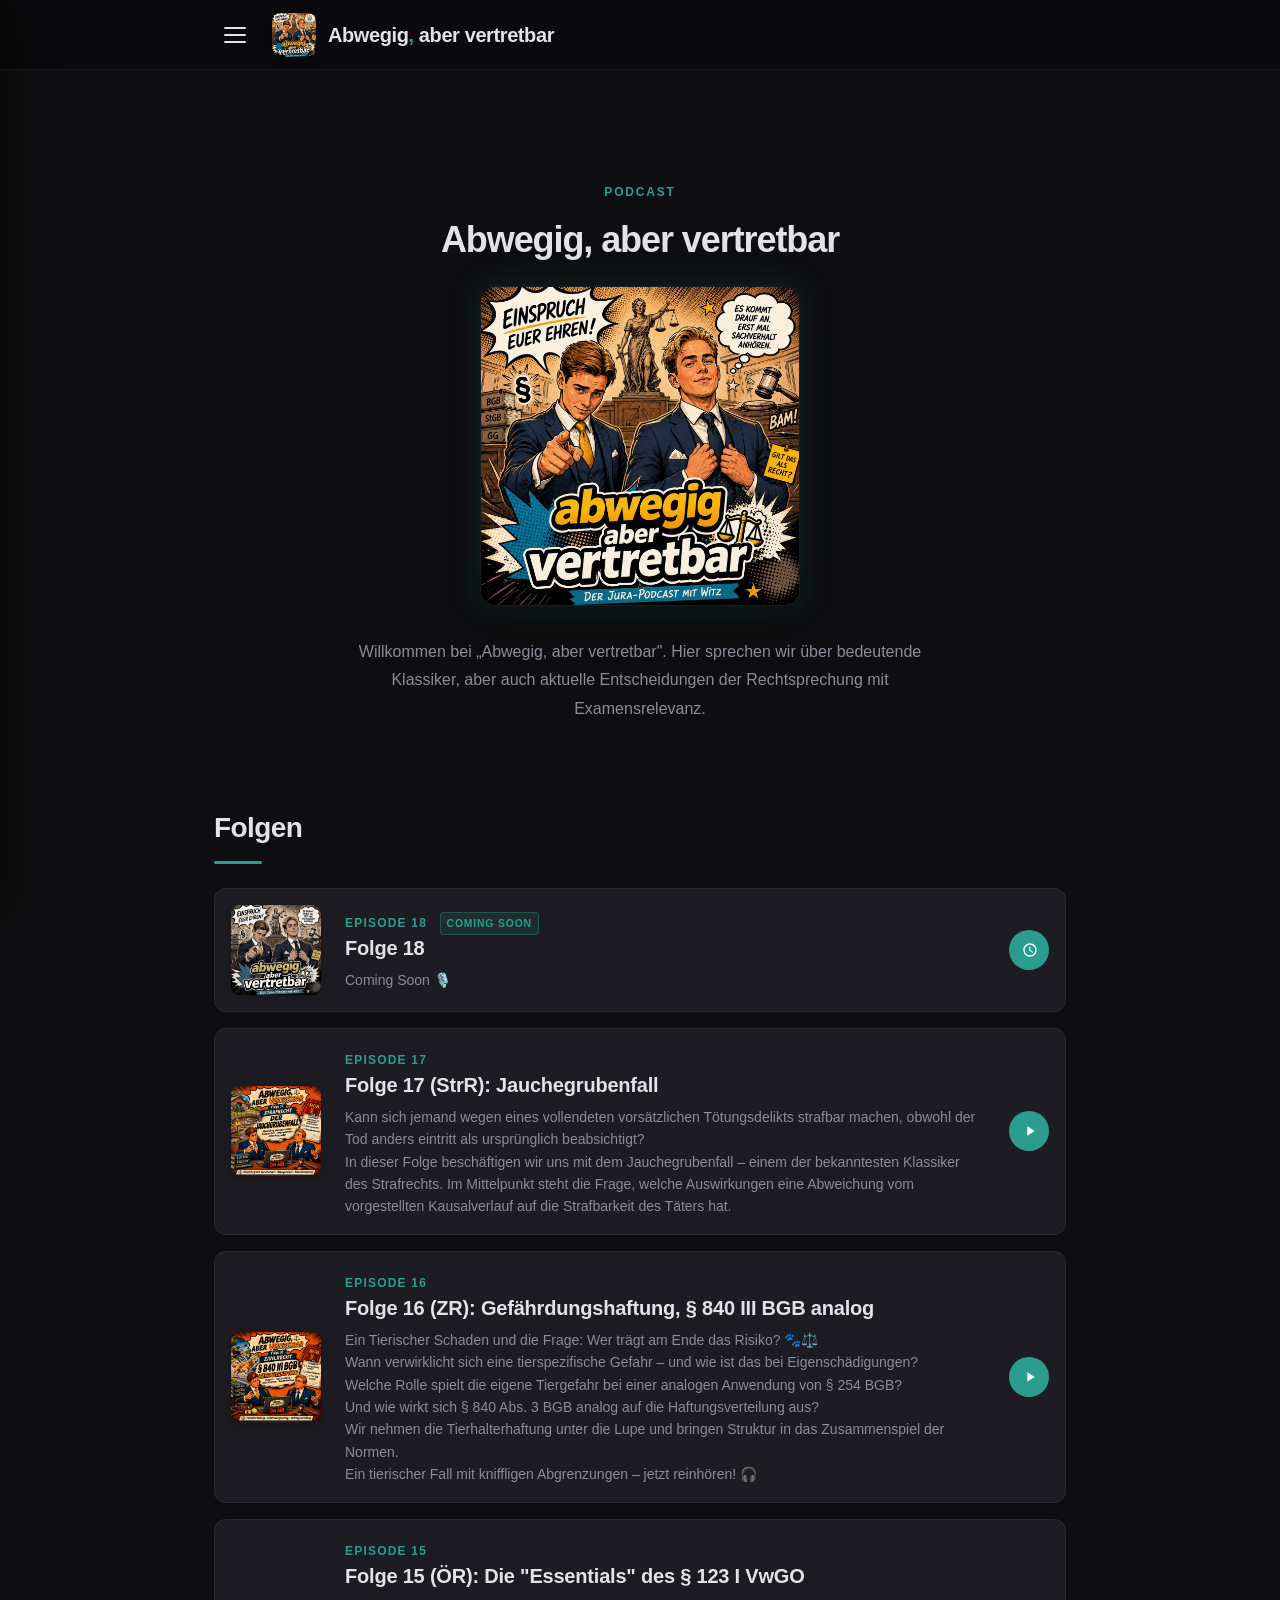
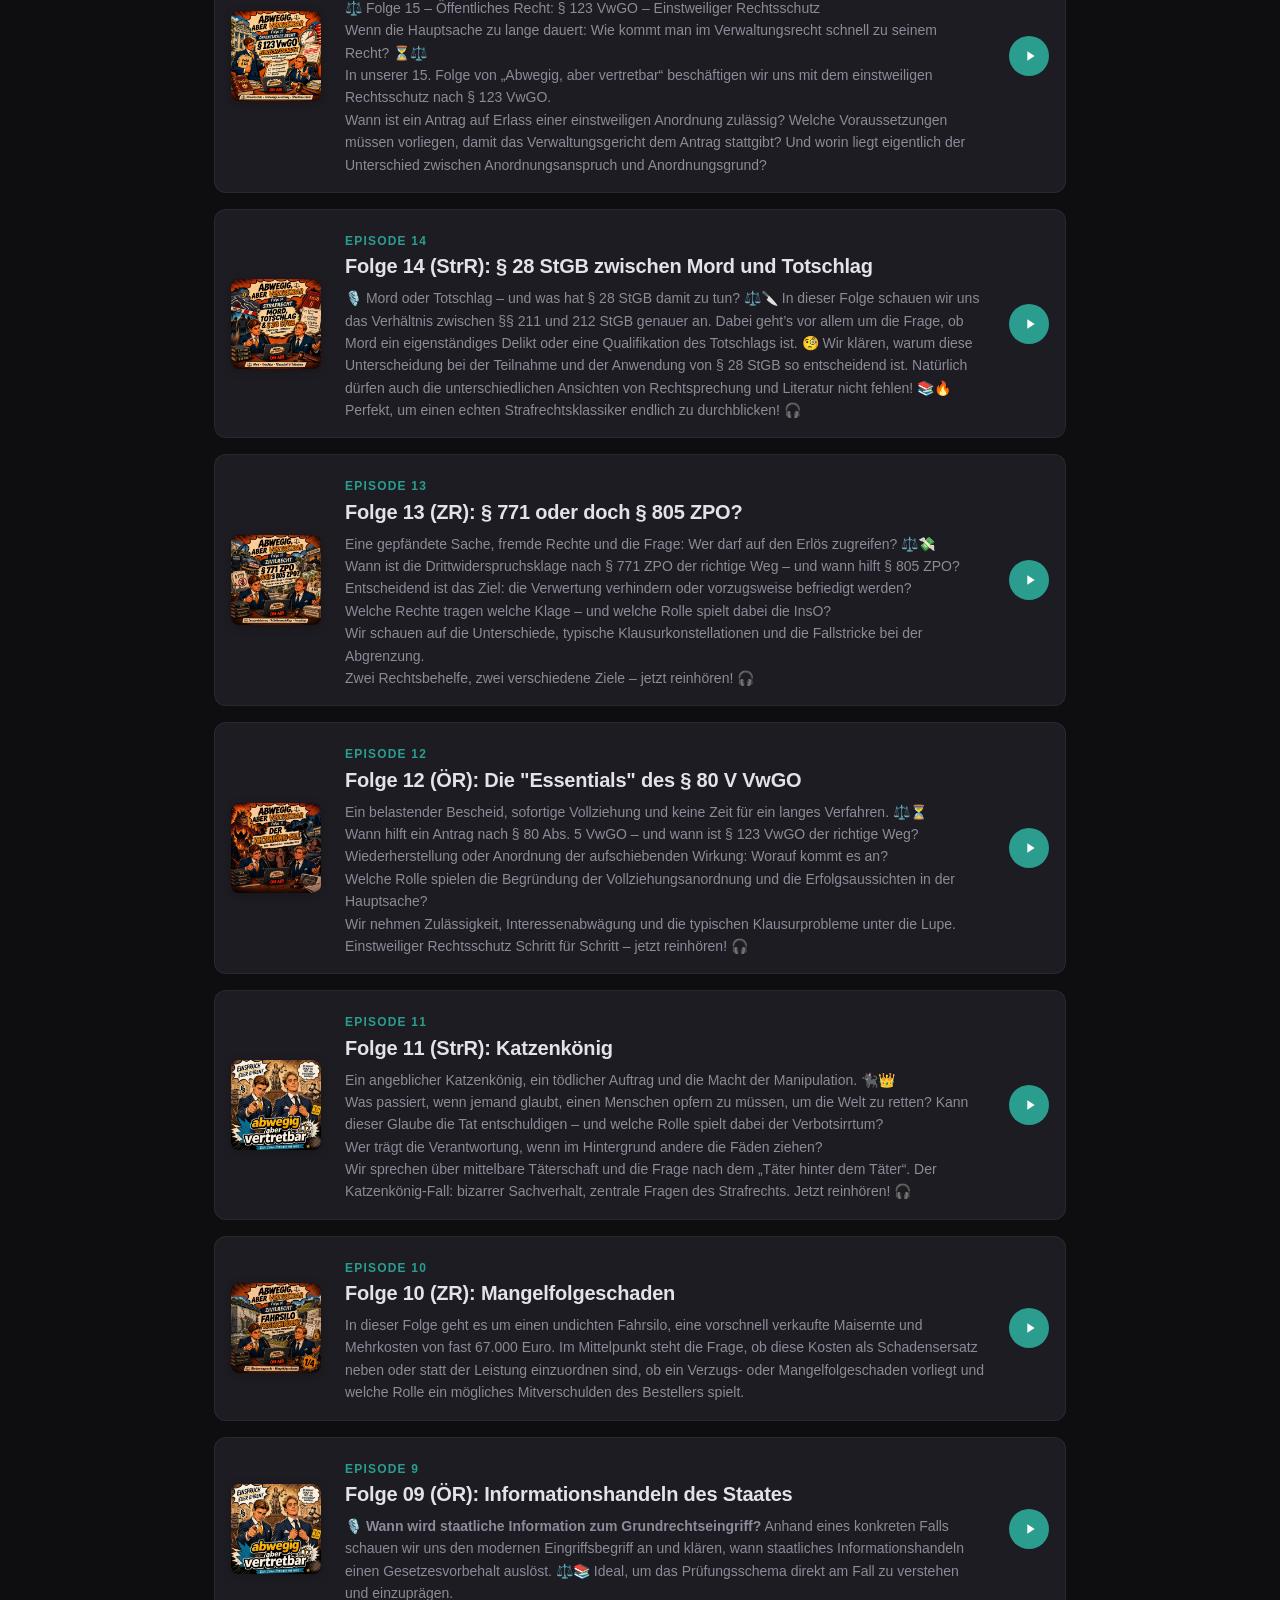
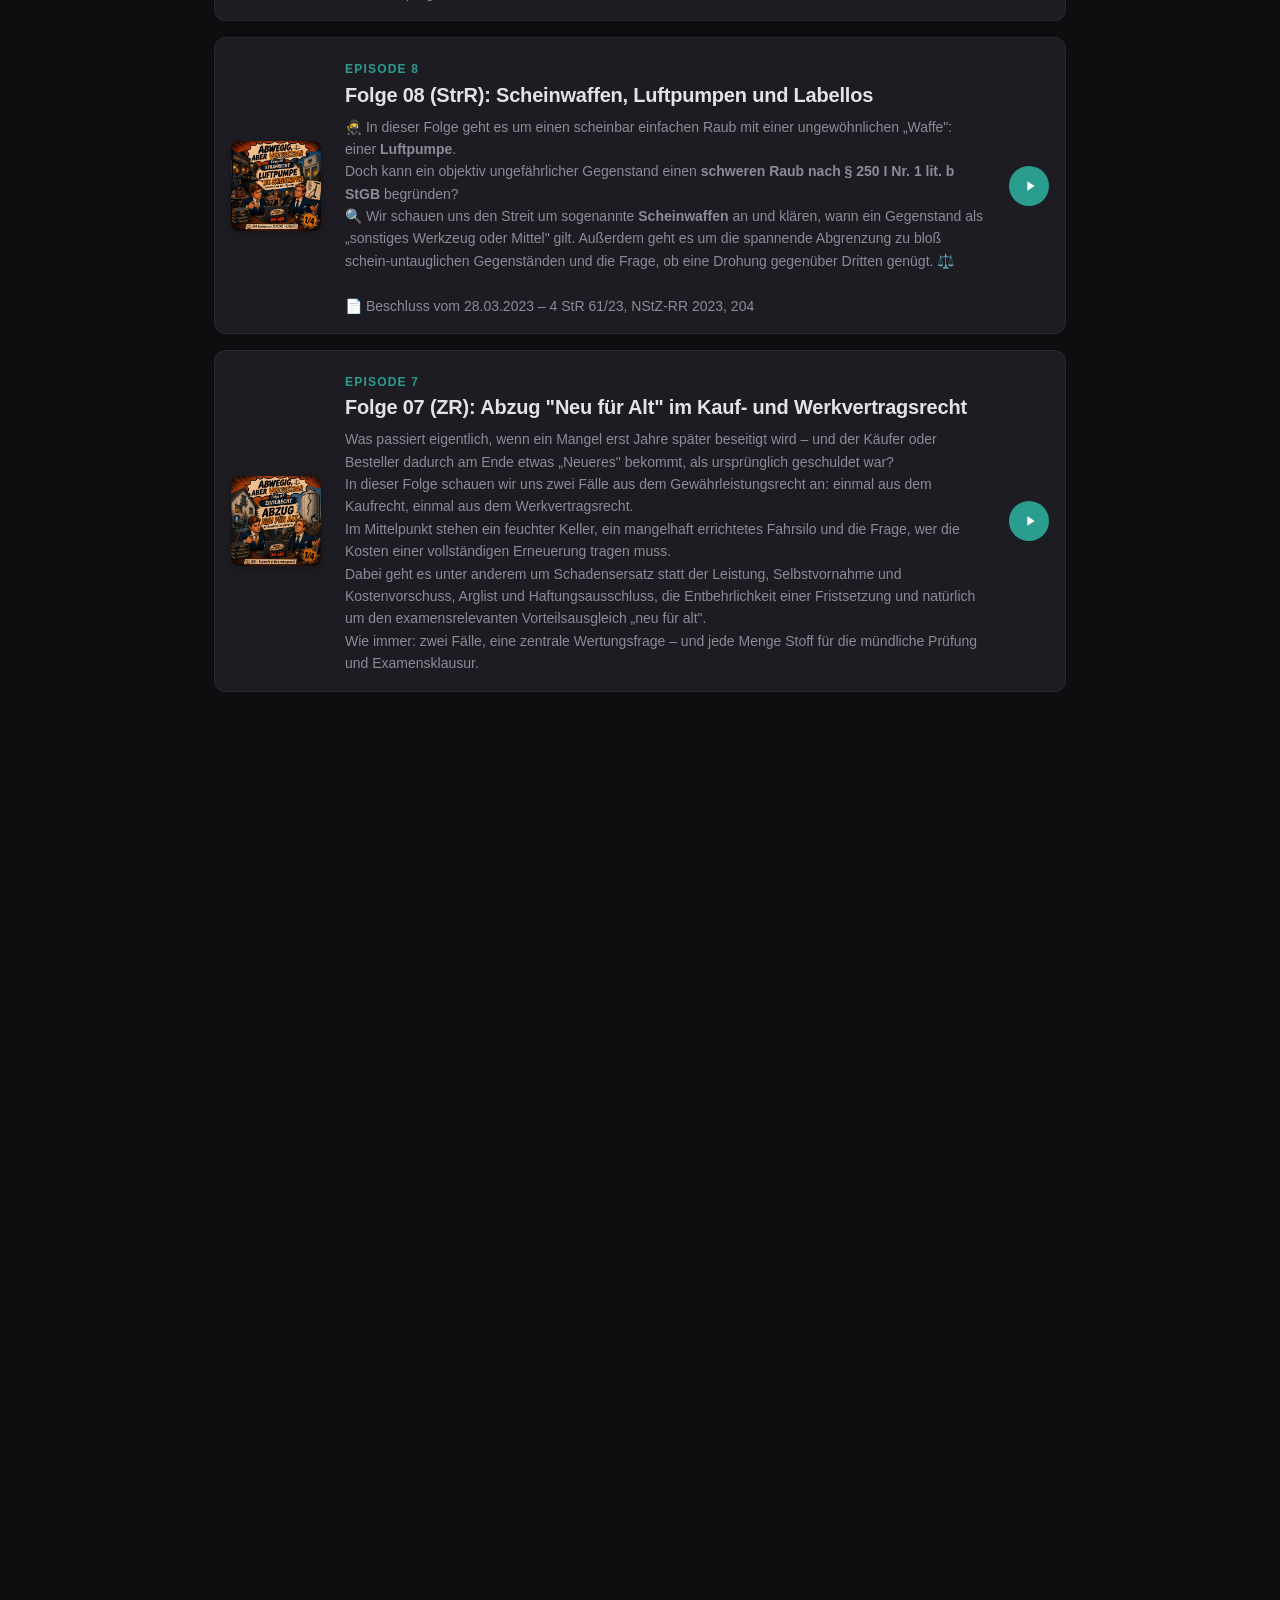
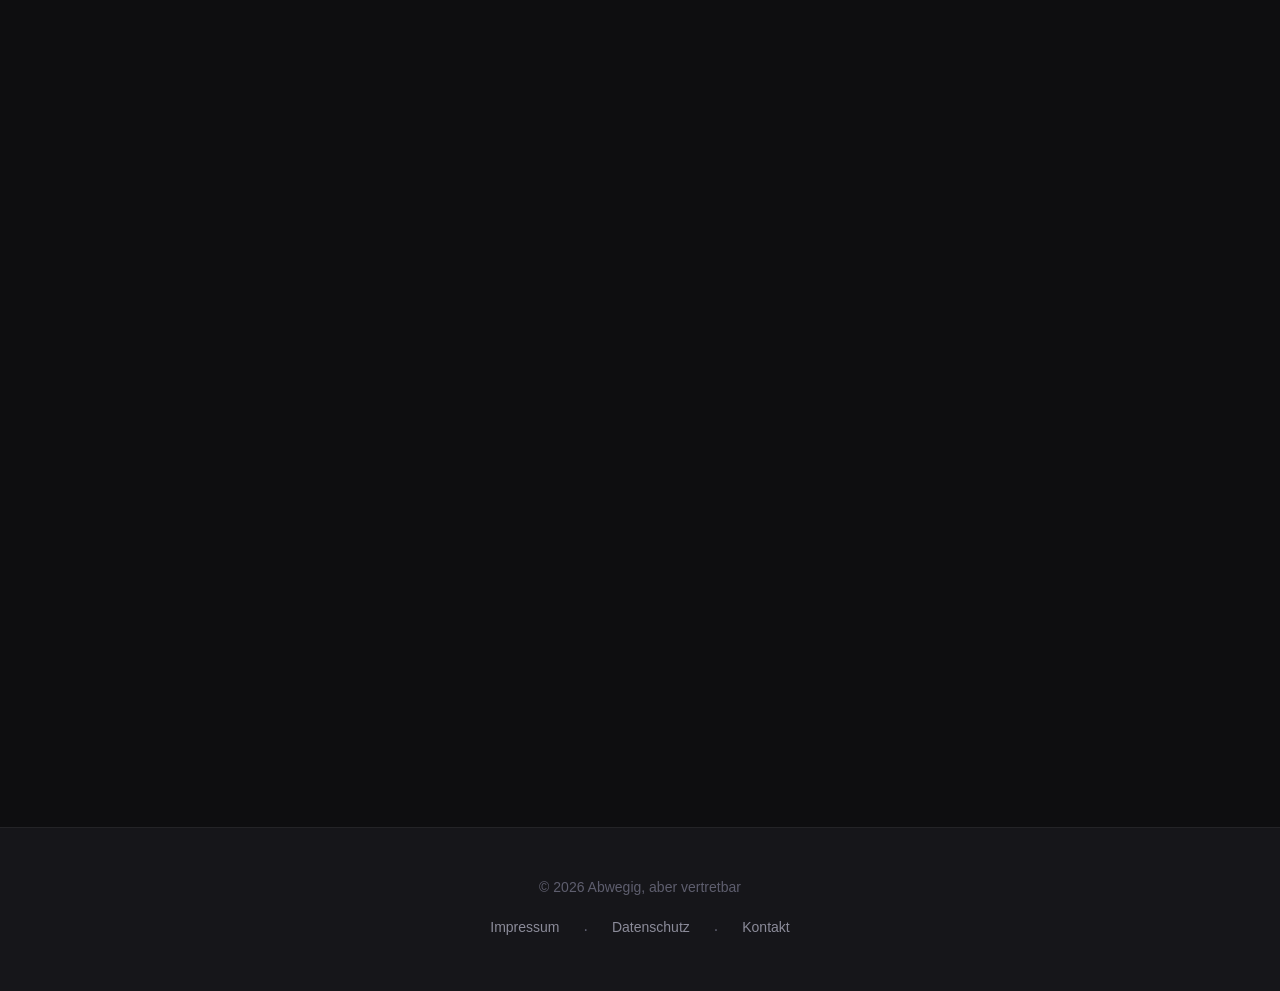
<file: index.html>
<!DOCTYPE html>
<html lang="de">
<head>
  <!-- Meta -->
  <meta charset="UTF-8">
  <meta name="viewport" content="width=device-width, initial-scale=1.0, viewport-fit=cover">
  <meta name="description" content="Abwegig, aber vertretbar – Der Podcast über ungewöhnliche Ideen, kontroverse Themen und alles, worüber man diskutieren kann.">
  <meta name="theme-color" content="#0e0e10">

  <!-- Open Graph -->
  <meta property="og:title" content="Abwegig, aber vertretbar – Podcast">
  <meta property="og:description" content="Hier sprechen wir über ungewöhnliche Ideen, kontroverse Themen und alles, worüber man diskutieren kann.">
  <meta property="og:type" content="website">
  <meta property="og:image" content="images/logo.png">

  <title>Abwegig, aber vertretbar – Podcast</title>

  <!-- Stylesheet -->
  <link rel="stylesheet" href="style.css">

  <!-- Favicon -->
  <link rel="icon" type="image/png" href="images/logo.png">
</head>
<body>

  <!-- ====================================================
       HEADER
       ==================================================== -->
  <header class="site-header" id="site-header" role="banner">
    <div class="header-inner">
      <!-- Hamburger Menu Button -->
      <button class="hamburger-btn" id="hamburger-btn" aria-label="Menü öffnen" aria-expanded="false" aria-controls="off-canvas-nav">
        <span></span>
        <span></span>
        <span></span>
      </button>

      <!-- Brand: Logo + Title -->
      <a href="index.html" class="header-brand" aria-label="Startseite">
        <img src="images/logo.png" alt="Abwegig, aber vertretbar Logo" class="header-logo" width="44" height="44">
        <span class="header-title">Abwegig<span class="accent">,</span> aber vertretbar</span>
      </a>
    </div>
  </header>

  <!-- ====================================================
       OFF-CANVAS NAVIGATION
       ==================================================== -->
  <div class="nav-overlay" id="nav-overlay" aria-hidden="true"></div>
  <nav class="off-canvas-nav" id="off-canvas-nav" role="navigation" aria-label="Hauptnavigation">
    <button class="nav-close-btn" id="nav-close-btn" aria-label="Menü schließen">✕</button>
    <span class="nav-brand">Menü</span>
    <ul class="nav-links">
      <li>
        <a href="index.html" class="active">
          <i class="nav-icon">🏠</i>
          Startseite
        </a>
      </li>
      <li><div class="nav-divider"></div></li>
      <li>
        <a href="kontakt.html">
          <i class="nav-icon">✉️</i>
          Kontakt
        </a>
      </li>
      <li>
        <a href="impressum.html">
          <i class="nav-icon">📄</i>
          Impressum
        </a>
      </li>
      <li>
        <a href="datenschutz.html">
          <i class="nav-icon">🔒</i>
          Datenschutz
        </a>
      </li>
    </ul>
  </nav>

  <!-- ====================================================
       MAIN CONTENT
       ==================================================== -->
  <main class="main-content" id="main-content">

    <!-- Hero / Begrüßung -->
    <section class="hero-section fade-in" id="hero-section" aria-label="Willkommen">
      <p class="hero-tagline">Podcast</p>
      <h1 class="hero-title">Abwegig, aber vertretbar</h1>
      <div class="hero-cover-container">
        <img src="images/logo.png" alt="Abwegig, aber vertretbar Cover" class="hero-cover">
      </div>
      <p class="hero-description">
        Willkommen bei „Abwegig, aber vertretbar". Hier sprechen wir über bedeutende Klassiker, aber auch aktuelle Entscheidungen der Rechtsprechung mit Examensrelevanz.
      </p>
    </section>

    <!-- Folgenbereich -->
    <section class="episodes-section" id="episodes-section" aria-label="Podcast-Folgen">
      <h2 class="section-heading fade-in">Folgen</h2>
      <div class="episodes-list fade-in-stagger" id="episodes-list">
        <!-- Folgen werden dynamisch per JavaScript eingefügt -->
      </div>
    </section>

  </main>

  <!-- ====================================================
       FOOTER
       ==================================================== -->
  <footer class="site-footer" id="site-footer" role="contentinfo">
    <div class="footer-inner">
      <p class="footer-copyright">&copy; 2026 Abwegig, aber vertretbar</p>
      <nav class="footer-links" aria-label="Footer-Navigation">
        <a href="impressum.html">Impressum</a>
        <span class="dot">·</span>
        <a href="datenschutz.html">Datenschutz</a>
        <span class="dot">·</span>
        <a href="kontakt.html">Kontakt</a>
      </nav>
    </div>
  </footer>

  <!-- Modal Overlay für Episoden-Details -->
  <div class="modal-overlay" id="episode-modal" aria-hidden="true">
    <div class="modal-card" role="dialog" aria-modal="true" aria-labelledby="modal-episode-title">
      <button class="modal-close-btn" id="modal-close-btn" aria-label="Schließen">✕</button>
      <div class="modal-body" id="modal-body">
        <!-- Dynamischer Inhalt per JS -->
      </div>
    </div>
  </div>

  <!-- JavaScript -->
  <script src="script.js"></script>
</body>
</html>
</file>
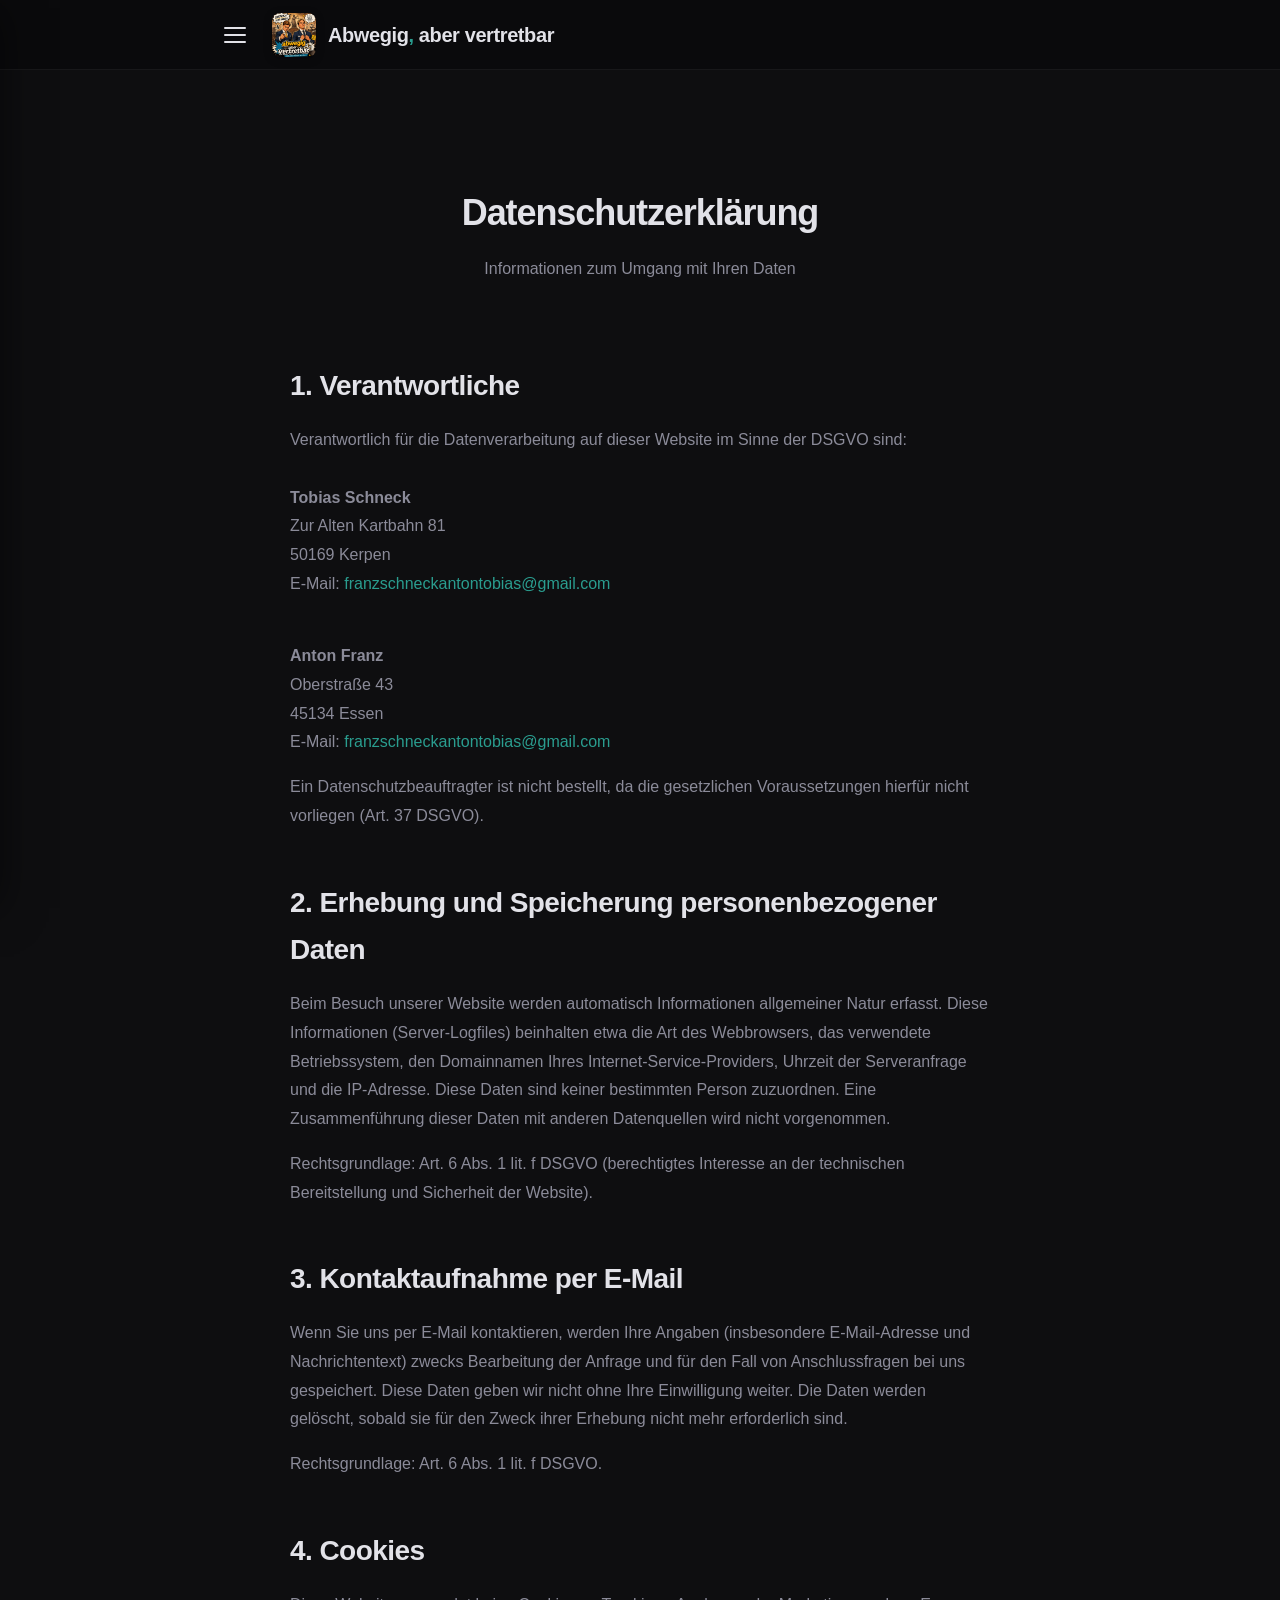
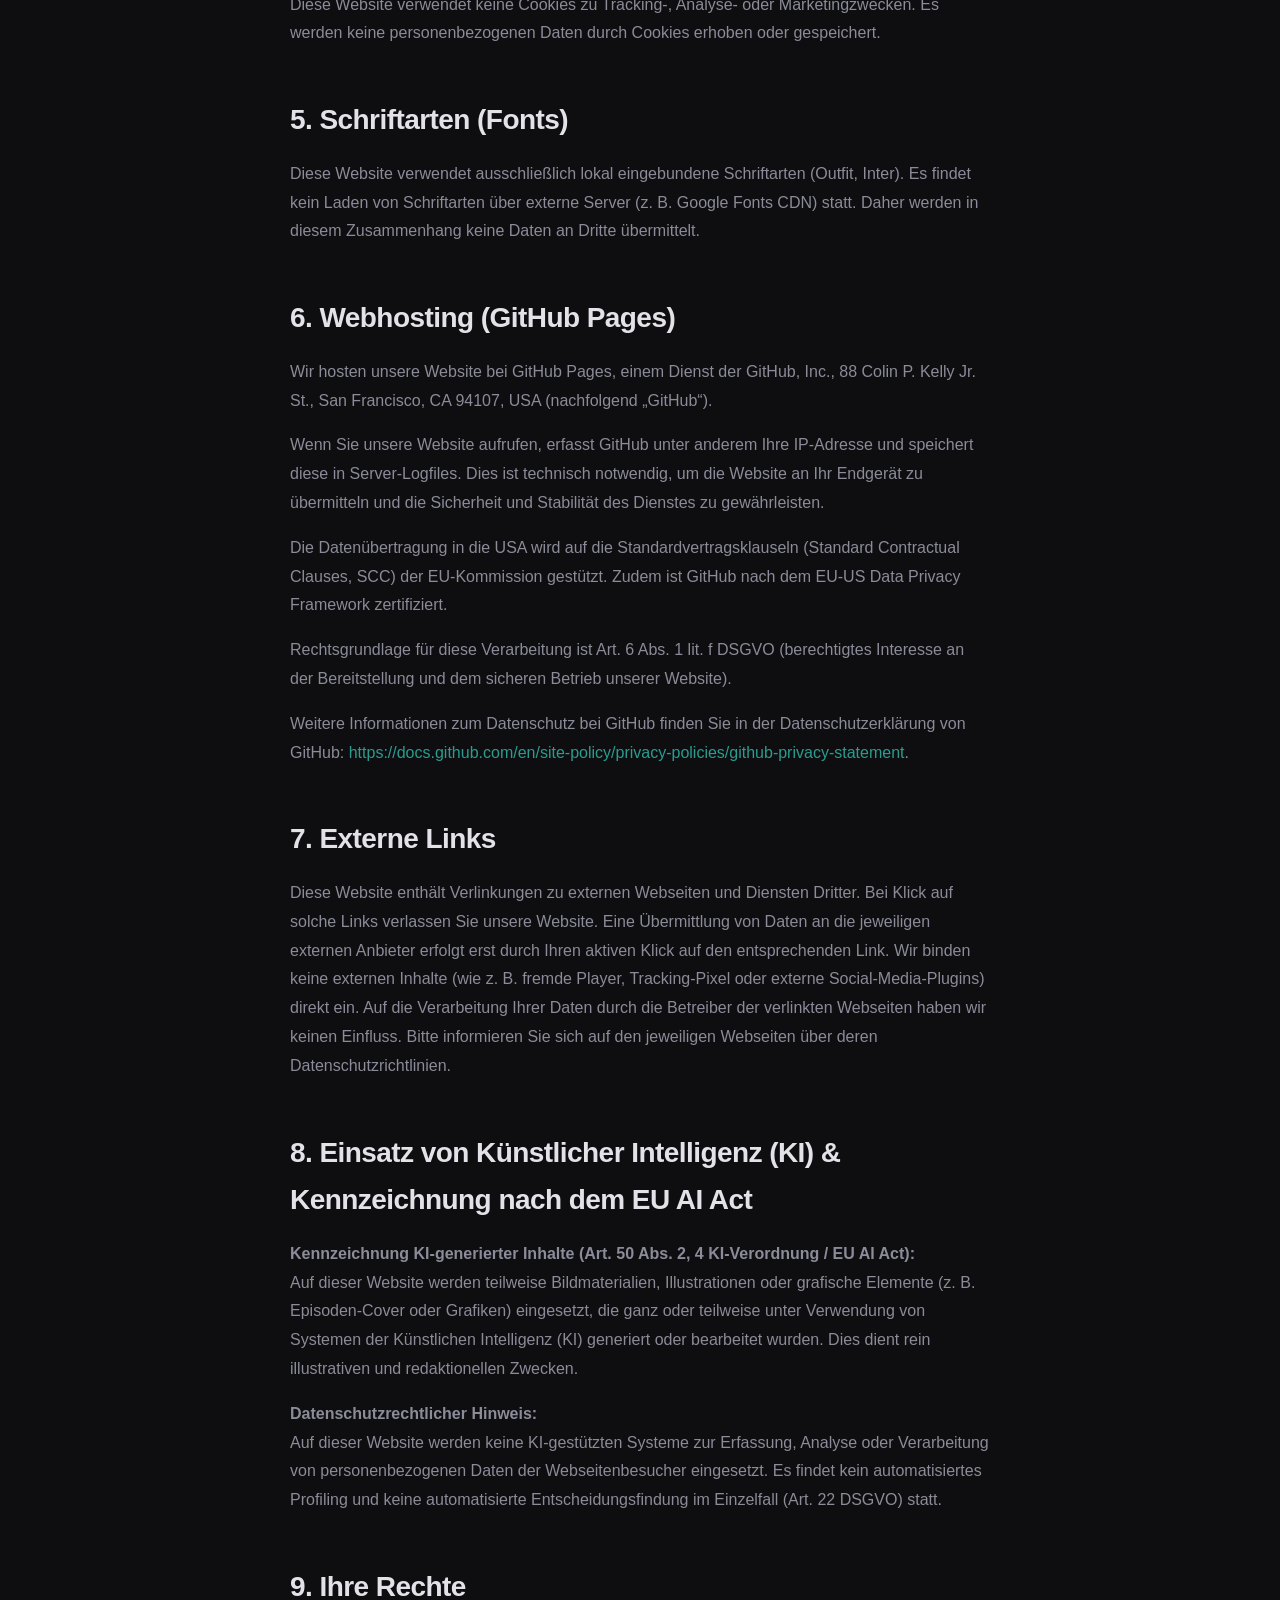
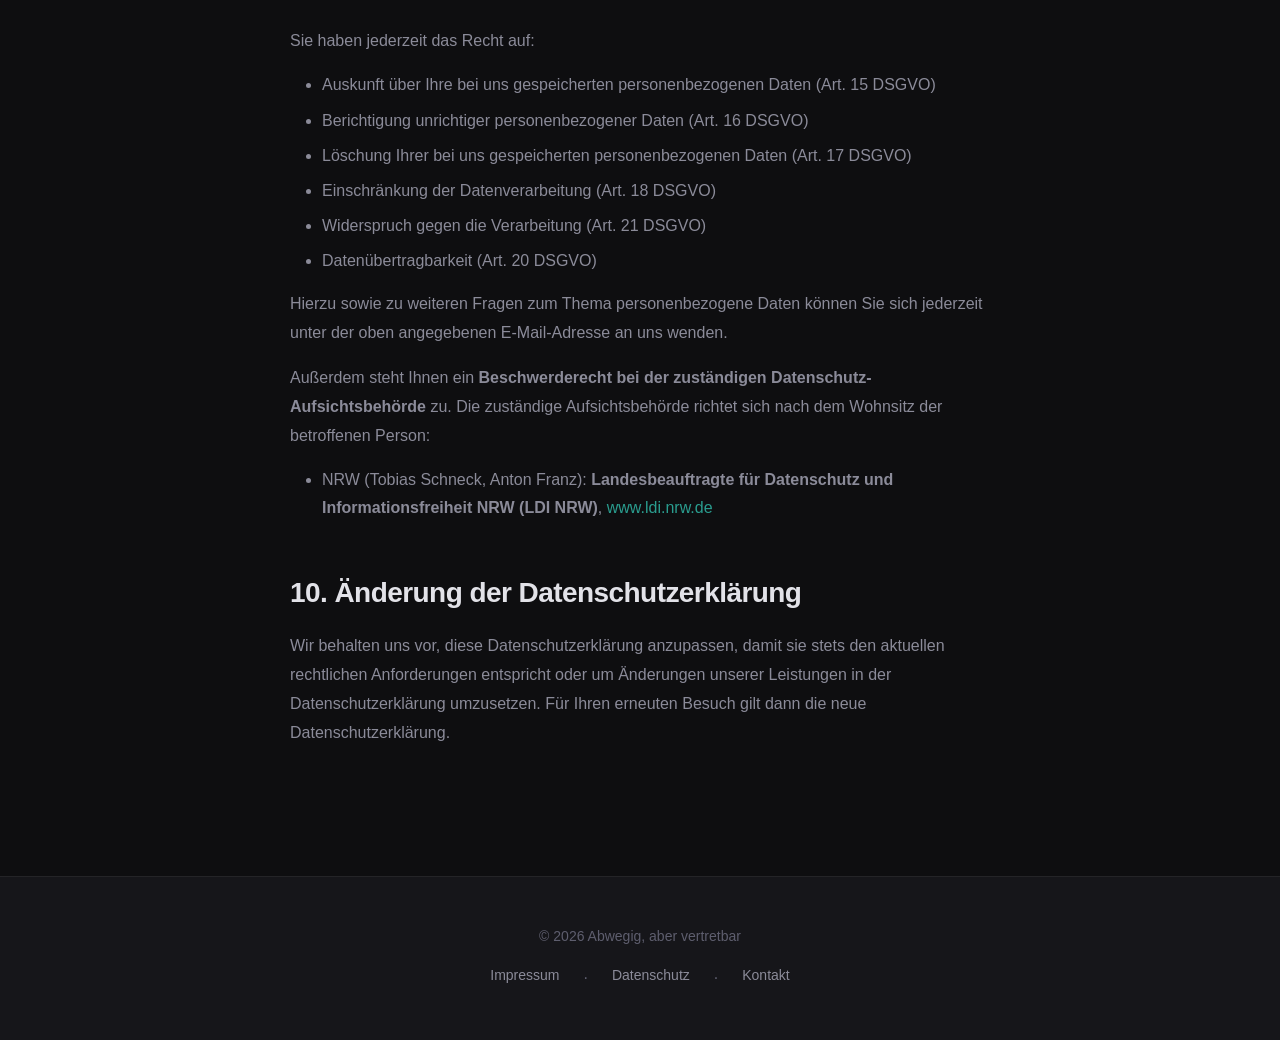
<file: datenschutz.html>
<!DOCTYPE html>
<html lang="de">
<head>
  <meta charset="UTF-8">
  <meta name="viewport" content="width=device-width, initial-scale=1.0, viewport-fit=cover">
  <meta name="description" content="Datenschutzerklärung von Abwegig, aber vertretbar – Informationen zum Umgang mit Ihren Daten.">
  <meta name="theme-color" content="#0e0e10">
  <title>Datenschutz – Abwegig, aber vertretbar</title>
  <link rel="stylesheet" href="style.css">
  <link rel="icon" type="image/png" href="images/logo.png">
</head>
<body>

  <!-- Header -->
  <header class="site-header" id="site-header" role="banner">
    <div class="header-inner">
      <button class="hamburger-btn" id="hamburger-btn" aria-label="Menü öffnen" aria-expanded="false" aria-controls="off-canvas-nav">
        <span></span>
        <span></span>
        <span></span>
      </button>
      <a href="index.html" class="header-brand" aria-label="Startseite">
        <img src="images/logo.png" alt="Abwegig, aber vertretbar Logo" class="header-logo" width="44" height="44">
        <span class="header-title">Abwegig<span class="accent">,</span> aber vertretbar</span>
      </a>
    </div>
  </header>

  <!-- Off-Canvas Navigation -->
  <div class="nav-overlay" id="nav-overlay" aria-hidden="true"></div>
  <nav class="off-canvas-nav" id="off-canvas-nav" role="navigation" aria-label="Hauptnavigation">
    <button class="nav-close-btn" id="nav-close-btn" aria-label="Menü schließen">✕</button>
    <span class="nav-brand">Menü</span>
    <ul class="nav-links">
      <li>
        <a href="index.html">
          <i class="nav-icon">🏠</i>
          Startseite
        </a>
      </li>
      <li><div class="nav-divider"></div></li>
      <li>
        <a href="kontakt.html">
          <i class="nav-icon">✉️</i>
          Kontakt
        </a>
      </li>
      <li>
        <a href="impressum.html">
          <i class="nav-icon">📄</i>
          Impressum
        </a>
      </li>
      <li>
        <a href="datenschutz.html" class="active">
          <i class="nav-icon">🔒</i>
          Datenschutz
        </a>
      </li>
    </ul>
  </nav>

  <!-- Main Content -->
  <main class="main-content" id="main-content">
    <div class="page-header fade-in">
      <h1>Datenschutzerklärung</h1>
      <p>Informationen zum Umgang mit Ihren Daten</p>
    </div>

    <div class="page-body fade-in">
      <h2>1. Verantwortliche</h2>
      <p>
        Verantwortlich für die Datenverarbeitung auf dieser Website im Sinne der DSGVO sind:<br><br>
        <strong>Tobias Schneck</strong><br>
        Zur Alten Kartbahn 81<br>
        50169 Kerpen<br>
        E-Mail: <a href="mailto:franzschneckantontobias@gmail.com">franzschneckantontobias@gmail.com</a>
      </p>
      <br>
      <p>
        <strong>Anton Franz</strong><br>
        Oberstraße 43<br>
        45134 Essen<br>
        E-Mail: <a href="mailto:franzschneckantontobias@gmail.com">franzschneckantontobias@gmail.com</a>
      </p>
      <p>
        Ein Datenschutzbeauftragter ist nicht bestellt, da die gesetzlichen Voraussetzungen hierfür nicht vorliegen (Art. 37 DSGVO).
      </p>

      <h2>2. Erhebung und Speicherung personenbezogener Daten</h2>
      <p>
        Beim Besuch unserer Website werden automatisch Informationen allgemeiner Natur erfasst.
        Diese Informationen (Server-Logfiles) beinhalten etwa die Art des Webbrowsers, das verwendete
        Betriebssystem, den Domainnamen Ihres Internet-Service-Providers, Uhrzeit der Serveranfrage
        und die IP-Adresse. Diese Daten sind keiner bestimmten Person zuzuordnen. Eine Zusammenführung
        dieser Daten mit anderen Datenquellen wird nicht vorgenommen.
      </p>
      <p>
        Rechtsgrundlage: Art. 6 Abs. 1 lit. f DSGVO (berechtigtes Interesse an der technischen
        Bereitstellung und Sicherheit der Website).
      </p>

      <h2>3. Kontaktaufnahme per E-Mail</h2>
      <p>
        Wenn Sie uns per E-Mail kontaktieren, werden Ihre Angaben (insbesondere E-Mail-Adresse und Nachrichtentext)
        zwecks Bearbeitung der Anfrage und für den Fall von Anschlussfragen bei uns gespeichert.
        Diese Daten geben wir nicht ohne Ihre Einwilligung weiter. Die Daten werden gelöscht, sobald
        sie für den Zweck ihrer Erhebung nicht mehr erforderlich sind.
      </p>
      <p>
        Rechtsgrundlage: Art. 6 Abs. 1 lit. f DSGVO.
      </p>

      <h2>4. Cookies</h2>
      <p>
        Diese Website verwendet keine Cookies zu Tracking-, Analyse- oder Marketingzwecken.
        Es werden keine personenbezogenen Daten durch Cookies erhoben oder gespeichert.
      </p>

      <h2>5. Schriftarten (Fonts)</h2>
      <p>
        Diese Website verwendet ausschließlich lokal eingebundene Schriftarten (Outfit, Inter).
        Es findet kein Laden von Schriftarten über externe Server (z.&nbsp;B. Google Fonts CDN) statt.
        Daher werden in diesem Zusammenhang keine Daten an Dritte übermittelt.
      </p>

      <h2>6. Webhosting (GitHub Pages)</h2>
      <p>
        Wir hosten unsere Website bei GitHub Pages, einem Dienst der GitHub, Inc., 88 Colin P. Kelly Jr. St., San Francisco, CA 94107, USA (nachfolgend „GitHub“).
      </p>
      <p>
        Wenn Sie unsere Website aufrufen, erfasst GitHub unter anderem Ihre IP-Adresse und speichert diese in Server-Logfiles. Dies ist technisch notwendig, um die Website an Ihr Endgerät zu übermitteln und die Sicherheit und Stabilität des Dienstes zu gewährleisten.
      </p>
      <p>
        Die Datenübertragung in die USA wird auf die Standardvertragsklauseln (Standard Contractual Clauses, SCC) der EU-Kommission gestützt. Zudem ist GitHub nach dem EU-US Data Privacy Framework zertifiziert.
      </p>
      <p>
        Rechtsgrundlage für diese Verarbeitung ist Art. 6 Abs. 1 lit. f DSGVO (berechtigtes Interesse an der Bereitstellung und dem sicheren Betrieb unserer Website).
      </p>
      <p>
        Weitere Informationen zum Datenschutz bei GitHub finden Sie in der Datenschutzerklärung von GitHub: 
        <a href="https://docs.github.com/en/site-policy/privacy-policies/github-privacy-statement" target="_blank" rel="noopener noreferrer">https://docs.github.com/en/site-policy/privacy-policies/github-privacy-statement</a>.
      </p>

      <h2>7. Externe Links</h2>
      <p>
        Diese Website enthält Verlinkungen zu externen Webseiten und Diensten Dritter.
        Bei Klick auf solche Links verlassen Sie unsere Website. Eine Übermittlung von Daten an die jeweiligen
        externen Anbieter erfolgt erst durch Ihren aktiven Klick auf den entsprechenden Link.
        Wir binden keine externen Inhalte (wie z.&nbsp;B. fremde Player, Tracking-Pixel oder externe Social-Media-Plugins) direkt ein.
        Auf die Verarbeitung Ihrer Daten durch die Betreiber der verlinkten Webseiten haben wir keinen Einfluss.
        Bitte informieren Sie sich auf den jeweiligen Webseiten über deren Datenschutzrichtlinien.
      </p>

      <h2>8. Einsatz von Künstlicher Intelligenz (KI) &amp; Kennzeichnung nach dem EU AI Act</h2>
      <p>
        <strong>Kennzeichnung KI-generierter Inhalte (Art. 50 Abs. 2, 4 KI-Verordnung / EU AI Act):</strong><br>
        Auf dieser Website werden teilweise Bildmaterialien, Illustrationen oder grafische Elemente (z.&nbsp;B. Episoden-Cover oder Grafiken) eingesetzt, die ganz oder teilweise unter Verwendung von Systemen der Künstlichen Intelligenz (KI) generiert oder bearbeitet wurden. Dies dient rein illustrativen und redaktionellen Zwecken.
      </p>
      <p>
        <strong>Datenschutzrechtlicher Hinweis:</strong><br>
        Auf dieser Website werden keine KI-gestützten Systeme zur Erfassung, Analyse oder Verarbeitung von personenbezogenen Daten der Webseitenbesucher eingesetzt. Es findet kein automatisiertes Profiling und keine automatisierte Entscheidungsfindung im Einzelfall (Art. 22 DSGVO) statt.
      </p>

      <h2>9. Ihre Rechte</h2>
      <p>Sie haben jederzeit das Recht auf:</p>
      <ul>
        <li>Auskunft über Ihre bei uns gespeicherten personenbezogenen Daten (Art. 15 DSGVO)</li>
        <li>Berichtigung unrichtiger personenbezogener Daten (Art. 16 DSGVO)</li>
        <li>Löschung Ihrer bei uns gespeicherten personenbezogenen Daten (Art. 17 DSGVO)</li>
        <li>Einschränkung der Datenverarbeitung (Art. 18 DSGVO)</li>
        <li>Widerspruch gegen die Verarbeitung (Art. 21 DSGVO)</li>
        <li>Datenübertragbarkeit (Art. 20 DSGVO)</li>
      </ul>
      <p>
        Hierzu sowie zu weiteren Fragen zum Thema personenbezogene Daten können Sie sich
        jederzeit unter der oben angegebenen E-Mail-Adresse an uns wenden.
      </p>
      <p>
        Außerdem steht Ihnen ein <strong>Beschwerderecht bei der zuständigen Datenschutz-Aufsichtsbehörde</strong> zu.
        Die zuständige Aufsichtsbehörde richtet sich nach dem Wohnsitz der betroffenen Person:
      </p>
      <ul>
        <li>NRW (Tobias Schneck, Anton Franz): <strong>Landesbeauftragte für Datenschutz und Informationsfreiheit NRW (LDI NRW)</strong>, <a href="https://www.ldi.nrw.de" target="_blank" rel="noopener noreferrer">www.ldi.nrw.de</a></li>
      </ul>

      <h2>10. Änderung der Datenschutzerklärung</h2>
      <p>
        Wir behalten uns vor, diese Datenschutzerklärung anzupassen, damit sie stets den aktuellen
        rechtlichen Anforderungen entspricht oder um Änderungen unserer Leistungen in der
        Datenschutzerklärung umzusetzen. Für Ihren erneuten Besuch gilt dann die neue
        Datenschutzerklärung.
      </p>
    </div>
  </main>

  <!-- Footer -->
  <footer class="site-footer" id="site-footer" role="contentinfo">
    <div class="footer-inner">
      <p class="footer-copyright">&copy; 2026 Abwegig, aber vertretbar</p>
      <nav class="footer-links" aria-label="Footer-Navigation">
        <a href="impressum.html">Impressum</a>
        <span class="dot">·</span>
        <a href="datenschutz.html">Datenschutz</a>
        <span class="dot">·</span>
        <a href="kontakt.html">Kontakt</a>
      </nav>
    </div>
  </footer>

  <script src="script.js"></script>
</body>
</html>
</file>
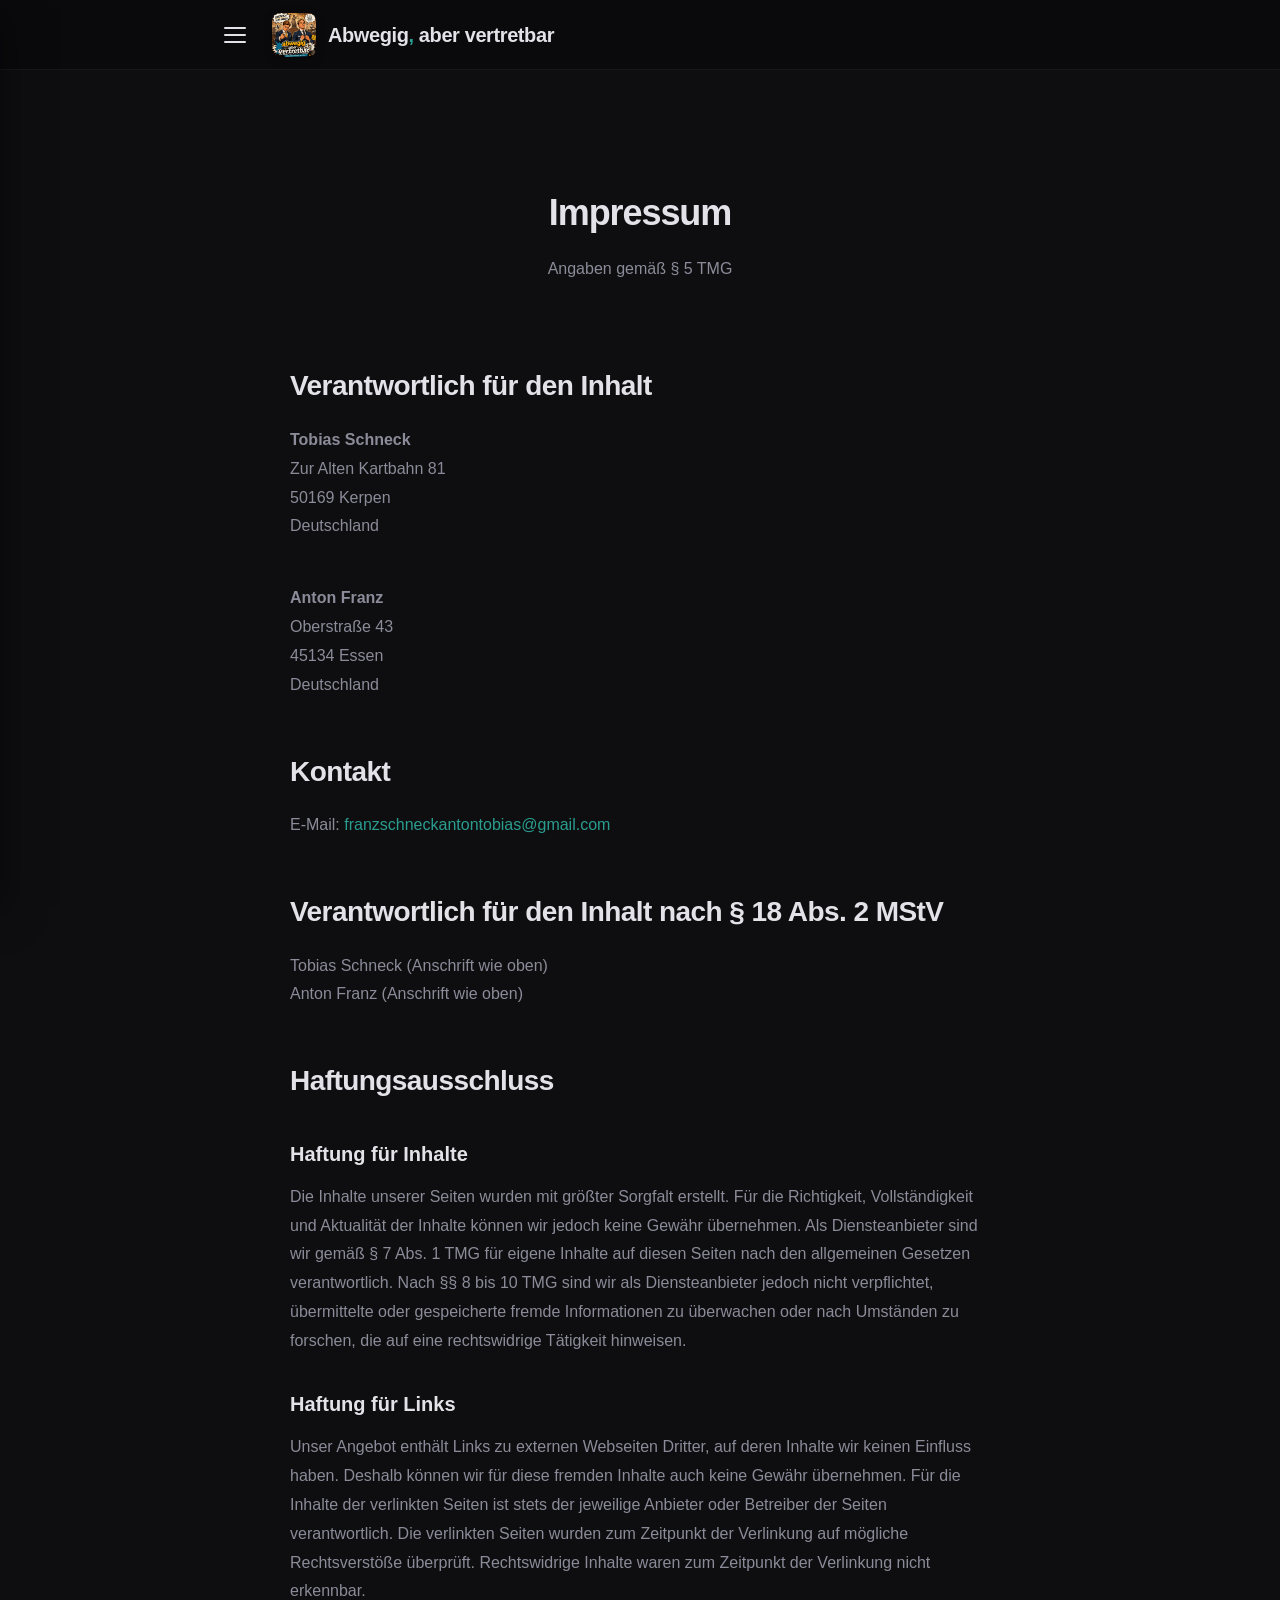
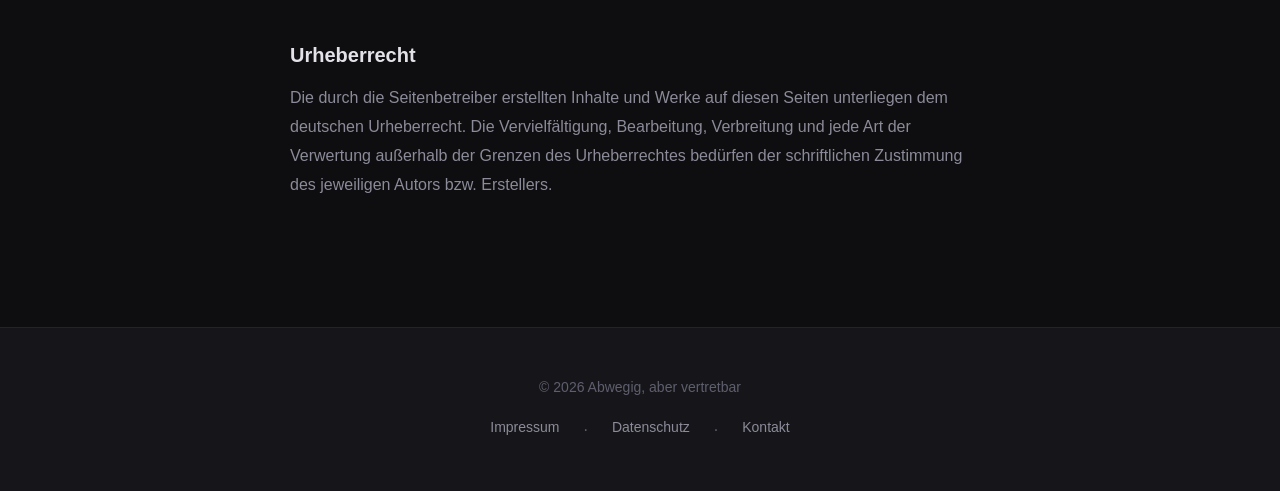
<file: impressum.html>
<!DOCTYPE html>
<html lang="de">
<head>
  <meta charset="UTF-8">
  <meta name="viewport" content="width=device-width, initial-scale=1.0, viewport-fit=cover">
  <meta name="description" content="Impressum von Abwegig, aber vertretbar – Angaben gemäß § 5 TMG.">
  <meta name="theme-color" content="#0e0e10">
  <title>Impressum – Abwegig, aber vertretbar</title>
  <link rel="stylesheet" href="style.css">
  <link rel="icon" type="image/png" href="images/logo.png">
</head>
<body>

  <!-- Header -->
  <header class="site-header" id="site-header" role="banner">
    <div class="header-inner">
      <button class="hamburger-btn" id="hamburger-btn" aria-label="Menü öffnen" aria-expanded="false" aria-controls="off-canvas-nav">
        <span></span>
        <span></span>
        <span></span>
      </button>
      <a href="index.html" class="header-brand" aria-label="Startseite">
        <img src="images/logo.png" alt="Abwegig, aber vertretbar Logo" class="header-logo" width="44" height="44">
        <span class="header-title">Abwegig<span class="accent">,</span> aber vertretbar</span>
      </a>
    </div>
  </header>

  <!-- Off-Canvas Navigation -->
  <div class="nav-overlay" id="nav-overlay" aria-hidden="true"></div>
  <nav class="off-canvas-nav" id="off-canvas-nav" role="navigation" aria-label="Hauptnavigation">
    <button class="nav-close-btn" id="nav-close-btn" aria-label="Menü schließen">✕</button>
    <span class="nav-brand">Menü</span>
    <ul class="nav-links">
      <li>
        <a href="index.html">
          <i class="nav-icon">🏠</i>
          Startseite
        </a>
      </li>
      <li><div class="nav-divider"></div></li>
      <li>
        <a href="kontakt.html">
          <i class="nav-icon">✉️</i>
          Kontakt
        </a>
      </li>
      <li>
        <a href="impressum.html" class="active">
          <i class="nav-icon">📄</i>
          Impressum
        </a>
      </li>
      <li>
        <a href="datenschutz.html">
          <i class="nav-icon">🔒</i>
          Datenschutz
        </a>
      </li>
    </ul>
  </nav>

  <!-- Main Content -->
  <main class="main-content" id="main-content">
    <div class="page-header fade-in">
      <h1>Impressum</h1>
      <p>Angaben gemäß § 5 TMG</p>
    </div>

    <div class="page-body fade-in">
      <h2>Verantwortlich für den Inhalt</h2>
      <p>
        <strong>Tobias Schneck</strong><br>
        Zur Alten Kartbahn 81<br>
        50169 Kerpen<br>
        Deutschland
      </p>
      <br>
      <p>
        <strong>Anton Franz</strong><br>
        Oberstraße 43<br>
        45134 Essen<br>
        Deutschland
      </p>

      <h2>Kontakt</h2>
      <p>
        E-Mail: <a href="mailto:franzschneckantontobias@gmail.com">franzschneckantontobias@gmail.com</a>
      </p>

      <h2>Verantwortlich für den Inhalt nach § 18 Abs. 2 MStV</h2>
      <p>
        Tobias Schneck (Anschrift wie oben)<br>
        Anton Franz (Anschrift wie oben)
      </p>

      <h2>Haftungsausschluss</h2>

      <h3>Haftung für Inhalte</h3>
      <p>
        Die Inhalte unserer Seiten wurden mit größter Sorgfalt erstellt. Für die Richtigkeit, Vollständigkeit
        und Aktualität der Inhalte können wir jedoch keine Gewähr übernehmen. Als Diensteanbieter sind wir
        gemäß § 7 Abs. 1 TMG für eigene Inhalte auf diesen Seiten nach den allgemeinen Gesetzen verantwortlich.
        Nach §§ 8 bis 10 TMG sind wir als Diensteanbieter jedoch nicht verpflichtet, übermittelte oder
        gespeicherte fremde Informationen zu überwachen oder nach Umständen zu forschen, die auf eine
        rechtswidrige Tätigkeit hinweisen.
      </p>

      <h3>Haftung für Links</h3>
      <p>
        Unser Angebot enthält Links zu externen Webseiten Dritter, auf deren Inhalte wir keinen Einfluss haben.
        Deshalb können wir für diese fremden Inhalte auch keine Gewähr übernehmen. Für die Inhalte der
        verlinkten Seiten ist stets der jeweilige Anbieter oder Betreiber der Seiten verantwortlich.
        Die verlinkten Seiten wurden zum Zeitpunkt der Verlinkung auf mögliche Rechtsverstöße überprüft.
        Rechtswidrige Inhalte waren zum Zeitpunkt der Verlinkung nicht erkennbar.
      </p>

      <h3>Urheberrecht</h3>
      <p>
        Die durch die Seitenbetreiber erstellten Inhalte und Werke auf diesen Seiten unterliegen dem
        deutschen Urheberrecht. Die Vervielfältigung, Bearbeitung, Verbreitung und jede Art der Verwertung
        außerhalb der Grenzen des Urheberrechtes bedürfen der schriftlichen Zustimmung des jeweiligen
        Autors bzw. Erstellers.
      </p>
    </div>
  </main>

  <!-- Footer -->
  <footer class="site-footer" id="site-footer" role="contentinfo">
    <div class="footer-inner">
      <p class="footer-copyright">&copy; 2026 Abwegig, aber vertretbar</p>
      <nav class="footer-links" aria-label="Footer-Navigation">
        <a href="impressum.html">Impressum</a>
        <span class="dot">·</span>
        <a href="datenschutz.html">Datenschutz</a>
        <span class="dot">·</span>
        <a href="kontakt.html">Kontakt</a>
      </nav>
    </div>
  </footer>

  <script src="script.js"></script>
</body>
</html>
</file>
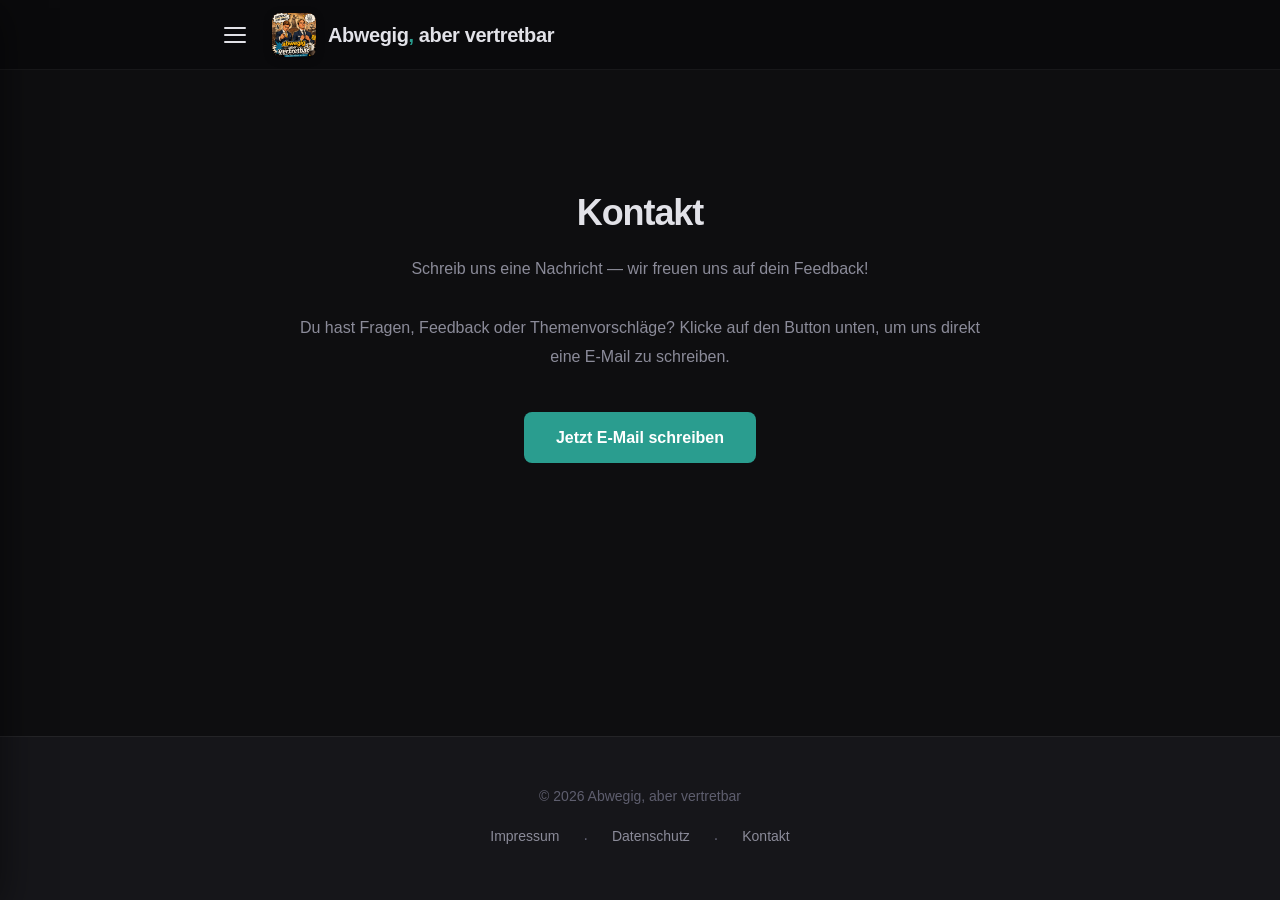
<file: kontakt.html>
<!DOCTYPE html>
<html lang="de">
<head>
  <meta charset="UTF-8">
  <meta name="viewport" content="width=device-width, initial-scale=1.0, viewport-fit=cover">
  <meta name="description" content="Kontaktiere das Team von Abwegig, aber vertretbar – wir freuen uns auf deine Nachricht.">
  <meta name="theme-color" content="#0e0e10">
  <title>Kontakt – Abwegig, aber vertretbar</title>
  <link rel="stylesheet" href="style.css">
  <link rel="icon" type="image/png" href="images/logo.png">
</head>
<body>

  <!-- Header -->
  <header class="site-header" id="site-header" role="banner">
    <div class="header-inner">
      <button class="hamburger-btn" id="hamburger-btn" aria-label="Menü öffnen" aria-expanded="false" aria-controls="off-canvas-nav">
        <span></span>
        <span></span>
        <span></span>
      </button>
      <a href="index.html" class="header-brand" aria-label="Startseite">
        <img src="images/logo.png" alt="Abwegig, aber vertretbar Logo" class="header-logo" width="44" height="44">
        <span class="header-title">Abwegig<span class="accent">,</span> aber vertretbar</span>
      </a>
    </div>
  </header>

  <!-- Off-Canvas Navigation -->
  <div class="nav-overlay" id="nav-overlay" aria-hidden="true"></div>
  <nav class="off-canvas-nav" id="off-canvas-nav" role="navigation" aria-label="Hauptnavigation">
    <button class="nav-close-btn" id="nav-close-btn" aria-label="Menü schließen">✕</button>
    <span class="nav-brand">Menü</span>
    <ul class="nav-links">
      <li>
        <a href="index.html">
          <i class="nav-icon">🏠</i>
          Startseite
        </a>
      </li>
      <li><div class="nav-divider"></div></li>
      <li>
        <a href="kontakt.html" class="active">
          <i class="nav-icon">✉️</i>
          Kontakt
        </a>
      </li>
      <li>
        <a href="impressum.html">
          <i class="nav-icon">📄</i>
          Impressum
        </a>
      </li>
      <li>
        <a href="datenschutz.html">
          <i class="nav-icon">🔒</i>
          Datenschutz
        </a>
      </li>
    </ul>
  </nav>

  <!-- Main Content -->
  <main class="main-content" id="main-content">
    <div class="page-header fade-in">
      <h1>Kontakt</h1>
      <p>Schreib uns eine Nachricht — wir freuen uns auf dein Feedback!</p>
    </div>

    <div class="page-body fade-in" style="display: flex; flex-direction: column; align-items: center; text-align: center; gap: var(--sp-lg);">
      <p>
        Du hast Fragen, Feedback oder Themenvorschläge? Klicke auf den Button unten, um uns direkt eine E-Mail zu schreiben.
      </p>
      <a href="mailto:franzschneckantontobias@gmail.com?subject=Feedback%20Podcast%20-%20Abwegig%2C%20aber%20vertretbar" class="btn-submit" style="align-self: center;">
        Jetzt E-Mail schreiben
      </a>
    </div>
  </main>

  <!-- Footer -->
  <footer class="site-footer" id="site-footer" role="contentinfo">
    <div class="footer-inner">
      <p class="footer-copyright">&copy; 2026 Abwegig, aber vertretbar</p>
      <nav class="footer-links" aria-label="Footer-Navigation">
        <a href="impressum.html">Impressum</a>
        <span class="dot">·</span>
        <a href="datenschutz.html">Datenschutz</a>
        <span class="dot">·</span>
        <a href="kontakt.html">Kontakt</a>
      </nav>
    </div>
  </footer>

  <script src="script.js"></script>
</body>
</html>
</file>
<file: style.css>
/* ============================================================
   PODCAST WEBSITE — "Abwegig, aber vertretbar"
   Stylesheet
   ============================================================ */

/* ----------------------------------------------------------
   0. Lokale Fonts Importe (DSGVO-konform)
   ---------------------------------------------------------- */
@font-face {
  font-family: 'Outfit';
  src: url('fonts/Outfit-Regular.ttf') format('truetype');
  font-weight: 400;
  font-style: normal;
  font-display: swap;
}
@font-face {
  font-family: 'Outfit';
  src: url('fonts/Outfit-SemiBold.ttf') format('truetype');
  font-weight: 600;
  font-style: normal;
  font-display: swap;
}
@font-face {
  font-family: 'Outfit';
  src: url('fonts/Outfit-Bold.ttf') format('truetype');
  font-weight: 700;
  font-style: normal;
  font-display: swap;
}
@font-face {
  font-family: 'Inter';
  src: url('fonts/Inter-Regular.ttf') format('truetype');
  font-weight: 400;
  font-style: normal;
  font-display: swap;
}
@font-face {
  font-family: 'Inter';
  src: url('fonts/Inter-Medium.ttf') format('truetype');
  font-weight: 500;
  font-style: normal;
  font-display: swap;
}

/* ----------------------------------------------------------
   1. Custom Properties (Design Tokens)
   ---------------------------------------------------------- */
:root {
  /* Colors */
  --clr-bg:           #0e0e10;
  --clr-bg-elevated:  #16161a;
  --clr-bg-card:      #1c1c22;
  --clr-bg-overlay:   rgba(10, 10, 12, 0.92);

  --clr-text:         #e2e2e8;
  --clr-text-muted:   #8b8b99;
  --clr-text-subtle:  #5e5e6e;

  --clr-accent:       #2a9d8f;          /* Petrol / Teal */
  --clr-accent-light: #3dc4b2;
  --clr-accent-glow:  rgba(42, 157, 143, 0.25);
  --clr-accent-dark:  #1f756a;

  --clr-border:       rgba(255, 255, 255, 0.06);
  --clr-border-hover: rgba(255, 255, 255, 0.12);

  /* Typography */
  --ff-heading: 'Outfit', sans-serif;
  --ff-body:    'Inter', sans-serif;

  --fs-xs:  0.75rem;    /* 12px */
  --fs-sm:  0.875rem;   /* 14px */
  --fs-md:  1rem;       /* 16px */
  --fs-lg:  1.25rem;    /* 20px */
  --fs-xl:  1.75rem;    /* 28px */
  --fs-2xl: 2.25rem;    /* 36px */
  --fs-3xl: 3rem;       /* 48px */

  /* Spacing */
  --sp-xs:  0.5rem;
  --sp-sm:  0.75rem;
  --sp-md:  1rem;
  --sp-lg:  1.5rem;
  --sp-xl:  2rem;
  --sp-2xl: 3rem;
  --sp-3xl: 4rem;

  /* Radii */
  --radius-sm:  8px;
  --radius-md:  12px;
  --radius-lg:  16px;
  --radius-xl:  24px;
  --radius-full: 50%;

  /* Shadows */
  --shadow-sm:  0 2px 8px rgba(0, 0, 0, 0.25);
  --shadow-md:  0 4px 20px rgba(0, 0, 0, 0.35);
  --shadow-lg:  0 8px 40px rgba(0, 0, 0, 0.5);
  --shadow-glow: 0 0 30px var(--clr-accent-glow);

  /* Transitions */
  --ease-smooth: cubic-bezier(0.25, 0.46, 0.45, 0.94);
  --ease-bounce: cubic-bezier(0.34, 1.56, 0.64, 1);
  --dur-fast:    200ms;
  --dur-normal:  350ms;
  --dur-slow:    500ms;

  /* Layout */
  --header-height: 70px;
  --max-width:     900px;
  --nav-width:     320px;
}

/* ----------------------------------------------------------
   2. Reset & Base
   ---------------------------------------------------------- */
*,
*::before,
*::after {
  margin: 0;
  padding: 0;
  box-sizing: border-box;
}

html {
  font-size: 16px;
  scroll-behavior: smooth;
  -webkit-font-smoothing: antialiased;
  -moz-osx-font-smoothing: grayscale;
}

body {
  font-family: var(--ff-body);
  background-color: var(--clr-bg);
  color: var(--clr-text);
  line-height: 1.7;
  min-height: 100vh;
  display: flex;
  flex-direction: column;
  overflow-x: hidden;
}

a {
  color: var(--clr-accent);
  text-decoration: none;
  transition: color var(--dur-fast) var(--ease-smooth);
}

a:hover,
a:focus-visible {
  color: var(--clr-accent-light);
}

img {
  display: block;
  max-width: 100%;
  height: auto;
}

ul, ol {
  list-style: none;
}

button {
  border: none;
  background: none;
  font-family: inherit;
  cursor: pointer;
  color: inherit;
}

::selection {
  background: var(--clr-accent);
  color: var(--clr-bg);
}

/* Focus styles for accessibility */
:focus-visible {
  outline: 2px solid var(--clr-accent);
  outline-offset: 3px;
}

/* ----------------------------------------------------------
   3. Header
   ---------------------------------------------------------- */
.site-header {
  position: sticky;
  top: 0;
  z-index: 100;
  height: var(--header-height);
  background: var(--clr-bg-overlay);
  backdrop-filter: blur(20px) saturate(180%);
  -webkit-backdrop-filter: blur(20px) saturate(180%);
  border-bottom: 1px solid var(--clr-border);
  animation: headerFadeIn 0.8s var(--ease-smooth) both;
}

@keyframes headerFadeIn {
  from {
    opacity: 0;
    transform: translateY(-100%);
  }
  to {
    opacity: 1;
    transform: translateY(0);
  }
}

.header-inner {
  max-width: var(--max-width);
  margin: 0 auto;
  padding: 0 var(--sp-lg);
  height: 100%;
  display: flex;
  align-items: center;
  gap: var(--sp-md);
}

/* Hamburger Button */
.hamburger-btn {
  display: flex;
  flex-direction: column;
  justify-content: center;
  align-items: center;
  width: 42px;
  height: 42px;
  border-radius: var(--radius-sm);
  transition: background var(--dur-fast) var(--ease-smooth);
  flex-shrink: 0;
}

.hamburger-btn:hover {
  background: rgba(255, 255, 255, 0.06);
}

.hamburger-btn span {
  display: block;
  width: 22px;
  height: 2px;
  background: var(--clr-text);
  border-radius: 2px;
  transition: all var(--dur-normal) var(--ease-smooth);
}

.hamburger-btn span:nth-child(1) { margin-bottom: 5px; }
.hamburger-btn span:nth-child(2) { margin-bottom: 5px; }

/* Hamburger active (X) */
.hamburger-btn.active span:nth-child(1) {
  transform: translateY(7px) rotate(45deg);
}
.hamburger-btn.active span:nth-child(2) {
  opacity: 0;
  transform: scaleX(0);
}
.hamburger-btn.active span:nth-child(3) {
  transform: translateY(-7px) rotate(-45deg);
}

/* Logo + Title */
.header-brand {
  display: flex;
  align-items: center;
  gap: var(--sp-sm);
}

.header-logo {
  width: 44px;
  height: 44px;
  border-radius: var(--radius-sm);
  object-fit: cover;
  box-shadow: var(--shadow-sm);
}

.header-title {
  font-family: var(--ff-heading);
  font-size: var(--fs-lg);
  font-weight: 600;
  color: var(--clr-text);
  letter-spacing: -0.02em;
  white-space: nowrap;
}

.header-title .accent {
  color: var(--clr-accent);
}

/* ----------------------------------------------------------
   4. Off-Canvas Navigation
   ---------------------------------------------------------- */
.nav-overlay {
  position: fixed;
  inset: 0;
  z-index: 199;
  background: rgba(0, 0, 0, 0.6);
  backdrop-filter: blur(4px);
  opacity: 0;
  visibility: hidden;
  transition: opacity var(--dur-normal) var(--ease-smooth),
              visibility var(--dur-normal) var(--ease-smooth);
}

.nav-overlay.visible {
  opacity: 1;
  visibility: visible;
}

.off-canvas-nav {
  position: fixed;
  top: 0;
  left: 0;
  z-index: 200;
  width: var(--nav-width);
  max-width: 85vw;
  height: 100vh;
  background: var(--clr-bg-elevated);
  border-right: 1px solid var(--clr-border);
  box-shadow: var(--shadow-lg);
  transform: translateX(-100%);
  transition: transform var(--dur-slow) var(--ease-smooth);
  display: flex;
  flex-direction: column;
  padding: var(--sp-2xl) var(--sp-xl);
}

.off-canvas-nav.open {
  transform: translateX(0);
}

.nav-close-btn {
  position: absolute;
  top: var(--sp-lg);
  right: var(--sp-lg);
  width: 36px;
  height: 36px;
  display: flex;
  align-items: center;
  justify-content: center;
  border-radius: var(--radius-full);
  font-size: var(--fs-xl);
  color: var(--clr-text-muted);
  transition: all var(--dur-fast) var(--ease-smooth);
}

.nav-close-btn:hover {
  background: rgba(255, 255, 255, 0.06);
  color: var(--clr-text);
}

.nav-brand {
  font-family: var(--ff-heading);
  font-size: var(--fs-lg);
  font-weight: 600;
  margin-bottom: var(--sp-2xl);
  color: var(--clr-accent);
}

.nav-links {
  display: flex;
  flex-direction: column;
  gap: var(--sp-xs);
}

.nav-links a {
  display: flex;
  align-items: center;
  gap: var(--sp-md);
  padding: var(--sp-sm) var(--sp-md);
  border-radius: var(--radius-sm);
  font-family: var(--ff-heading);
  font-size: var(--fs-md);
  font-weight: 500;
  color: var(--clr-text-muted);
  transition: all var(--dur-fast) var(--ease-smooth);
}

.nav-links a .nav-icon {
  width: 20px;
  text-align: center;
  font-style: normal;
  font-size: var(--fs-lg);
}

.nav-links a:hover,
.nav-links a.active {
  background: rgba(42, 157, 143, 0.08);
  color: var(--clr-accent);
  transform: translateX(4px);
}

.nav-links a.active {
  color: var(--clr-accent-light);
}

/* Divider in nav */
.nav-divider {
  height: 1px;
  background: var(--clr-border);
  margin: var(--sp-md) 0;
}

/* ----------------------------------------------------------
   5. Main Content
   ---------------------------------------------------------- */
.main-content {
  flex: 1;
  max-width: var(--max-width);
  margin: 0 auto;
  padding: var(--sp-2xl) var(--sp-lg);
  width: 100%;
}

/* ----------------------------------------------------------
   6. Hero / Welcome Section
   ---------------------------------------------------------- */
.hero-section {
  text-align: center;
  padding: var(--sp-3xl) 0 var(--sp-2xl);
}

.hero-section .hero-tagline {
  font-family: var(--ff-heading);
  font-size: var(--fs-xs);
  font-weight: 600;
  text-transform: uppercase;
  letter-spacing: 0.15em;
  color: var(--clr-accent);
  margin-bottom: var(--sp-md);
}

.hero-section .hero-title {
  font-family: var(--ff-heading);
  font-size: var(--fs-2xl);
  font-weight: 700;
  line-height: 1.2;
  color: var(--clr-text);
  margin-bottom: var(--sp-lg);
  letter-spacing: -0.03em;
}

.hero-cover-container {
  display: flex;
  justify-content: center;
  margin-bottom: var(--sp-xl);
}

.hero-cover {
  max-width: 320px;
  width: 100%;
  aspect-ratio: 1 / 1;
  object-fit: cover;
  border-radius: var(--radius-lg);
  border: 1px solid var(--clr-border);
  box-shadow: var(--shadow-lg), var(--shadow-glow);
  transition: transform var(--dur-normal) var(--ease-smooth);
}

.hero-cover:hover {
  transform: scale(1.02);
}

.hero-section .hero-description {
  font-size: var(--fs-md);
  color: var(--clr-text-muted);
  max-width: 600px;
  margin: 0 auto;
  line-height: 1.8;
}

/* ----------------------------------------------------------
   7. Episodes Section
   ---------------------------------------------------------- */
.episodes-section {
  padding: var(--sp-xl) 0;
}

.section-heading {
  font-family: var(--ff-heading);
  font-size: var(--fs-xl);
  font-weight: 600;
  color: var(--clr-text);
  margin-bottom: var(--sp-lg);
  letter-spacing: -0.02em;
  position: relative;
  padding-bottom: var(--sp-sm);
}

.section-heading::after {
  content: '';
  position: absolute;
  bottom: 0;
  left: 0;
  width: 48px;
  height: 3px;
  background: var(--clr-accent);
  border-radius: 3px;
}

.episodes-list {
  display: flex;
  flex-direction: column;
  gap: var(--sp-md);
}

/* Episode Card */
.episode-card {
  display: flex;
  align-items: center;
  gap: var(--sp-lg);
  padding: var(--sp-md);
  background: var(--clr-bg-card);
  border: 1px solid var(--clr-border);
  border-radius: var(--radius-md);
  cursor: pointer;
  transition: all var(--dur-normal) var(--ease-smooth);
  text-decoration: none;
  color: inherit;
}

.episode-card:hover {
  transform: translateY(-3px);
  border-color: var(--clr-border-hover);
  box-shadow: var(--shadow-md), var(--shadow-glow);
  background: var(--clr-bg-elevated);
  color: inherit;
}

.episode-card:active {
  transform: translateY(-1px);
}

.episode-cover {
  width: 90px;
  height: 90px;
  border-radius: var(--radius-sm);
  object-fit: cover;
  flex-shrink: 0;
  box-shadow: var(--shadow-sm);
  transition: transform var(--dur-normal) var(--ease-smooth);
}

.episode-card:hover .episode-cover {
  transform: scale(1.05);
}

.episode-info {
  flex: 1;
  min-width: 0;
}

.episode-number {
  font-family: var(--ff-heading);
  font-size: var(--fs-xs);
  font-weight: 600;
  text-transform: uppercase;
  letter-spacing: 0.1em;
  color: var(--clr-accent);
  margin-bottom: var(--sp-xs);
}

.episode-title {
  font-family: var(--ff-heading);
  font-size: var(--fs-lg);
  font-weight: 600;
  color: var(--clr-text);
  margin-bottom: var(--sp-xs);
  line-height: 1.3;
  letter-spacing: -0.01em;
}

.episode-desc {
  font-size: var(--fs-sm);
  color: var(--clr-text-muted);
  line-height: 1.6;
  white-space: pre-line;
}

.episode-play-icon {
  flex-shrink: 0;
  width: 40px;
  height: 40px;
  border-radius: var(--radius-full);
  background: var(--clr-accent);
  display: flex;
  align-items: center;
  justify-content: center;
  transition: all var(--dur-normal) var(--ease-smooth);
  box-shadow: 0 0 0 0 var(--clr-accent-glow);
}

.episode-play-icon svg {
  width: 16px;
  height: 16px;
  fill: white;
  margin-left: 2px;
}

.episode-card:hover .episode-play-icon {
  background: var(--clr-accent-light);
  box-shadow: 0 0 20px var(--clr-accent-glow);
  transform: scale(1.1);
}

/* ----------------------------------------------------------
   8. Page Content (Kontakt, Impressum, Datenschutz)
   ---------------------------------------------------------- */
.page-header {
  padding: var(--sp-3xl) 0 var(--sp-xl);
  text-align: center;
}

.page-header h1 {
  font-family: var(--ff-heading);
  font-size: var(--fs-2xl);
  font-weight: 700;
  letter-spacing: -0.03em;
  color: var(--clr-text);
  margin-bottom: var(--sp-sm);
}

.page-header p {
  font-size: var(--fs-md);
  color: var(--clr-text-muted);
}

.page-body {
  max-width: 700px;
  margin: 0 auto;
  padding-bottom: var(--sp-3xl);
}

.page-body h2 {
  font-family: var(--ff-heading);
  font-size: var(--fs-xl);
  font-weight: 600;
  color: var(--clr-text);
  margin-top: var(--sp-2xl);
  margin-bottom: var(--sp-md);
  letter-spacing: -0.02em;
}

.page-body h3 {
  font-family: var(--ff-heading);
  font-size: var(--fs-lg);
  font-weight: 600;
  color: var(--clr-text);
  margin-top: var(--sp-xl);
  margin-bottom: var(--sp-sm);
}

.page-body p {
  font-size: var(--fs-md);
  color: var(--clr-text-muted);
  margin-bottom: var(--sp-md);
  line-height: 1.8;
}

.page-body ul {
  list-style: disc;
  margin-left: var(--sp-xl);
  margin-bottom: var(--sp-md);
}

.page-body ul li {
  font-size: var(--fs-md);
  color: var(--clr-text-muted);
  margin-bottom: var(--sp-xs);
  line-height: 1.7;
}

/* ----------------------------------------------------------
   9. Contact Form
   ---------------------------------------------------------- */
.contact-form {
  display: flex;
  flex-direction: column;
  gap: var(--sp-lg);
}

.form-group {
  display: flex;
  flex-direction: column;
  gap: var(--sp-xs);
}

.form-group label {
  font-family: var(--ff-heading);
  font-size: var(--fs-sm);
  font-weight: 500;
  color: var(--clr-text);
  letter-spacing: 0.02em;
}

.form-group input,
.form-group textarea {
  font-family: var(--ff-body);
  font-size: var(--fs-md);
  padding: var(--sp-sm) var(--sp-md);
  background: var(--clr-bg-card);
  border: 1px solid var(--clr-border);
  border-radius: var(--radius-sm);
  color: var(--clr-text);
  transition: all var(--dur-fast) var(--ease-smooth);
  outline: none;
}

.form-group input::placeholder,
.form-group textarea::placeholder {
  color: var(--clr-text-subtle);
}

.form-group input:focus,
.form-group textarea:focus {
  border-color: var(--clr-accent);
  box-shadow: 0 0 0 3px var(--clr-accent-glow);
}

.form-group textarea {
  min-height: 160px;
  resize: vertical;
}

.btn-submit {
  display: inline-flex;
  align-items: center;
  justify-content: center;
  gap: var(--sp-xs);
  padding: var(--sp-sm) var(--sp-xl);
  background: var(--clr-accent);
  color: white;
  font-family: var(--ff-heading);
  font-size: var(--fs-md);
  font-weight: 600;
  border: none;
  border-radius: var(--radius-sm);
  cursor: pointer;
  transition: all var(--dur-normal) var(--ease-smooth);
  align-self: flex-start;
}

.btn-submit:hover {
  background: var(--clr-accent-light);
  box-shadow: var(--shadow-md), var(--shadow-glow);
  transform: translateY(-2px);
}

.btn-submit:active {
  transform: translateY(0);
}

/* ----------------------------------------------------------
   10. Footer
   ---------------------------------------------------------- */
.site-footer {
  border-top: 1px solid var(--clr-border);
  background: var(--clr-bg-elevated);
  padding: var(--sp-2xl) var(--sp-lg);
  margin-top: auto;
}

.footer-inner {
  max-width: var(--max-width);
  margin: 0 auto;
  display: flex;
  flex-direction: column;
  align-items: center;
  gap: var(--sp-md);
  text-align: center;
}

.footer-copyright {
  font-size: var(--fs-sm);
  color: var(--clr-text-subtle);
}

.footer-links {
  display: flex;
  gap: var(--sp-lg);
  flex-wrap: wrap;
  justify-content: center;
}

.footer-links a {
  font-size: var(--fs-sm);
  color: var(--clr-text-muted);
  transition: color var(--dur-fast) var(--ease-smooth);
}

.footer-links a:hover {
  color: var(--clr-accent);
}

/* Footer separator dot */
.footer-links span.dot {
  color: var(--clr-text-subtle);
  user-select: none;
}

/* ----------------------------------------------------------
   11. Scroll Fade-In Animations
   ---------------------------------------------------------- */
.fade-in {
  opacity: 0;
  transform: translateY(24px);
  transition: opacity var(--dur-slow) var(--ease-smooth),
              transform var(--dur-slow) var(--ease-smooth);
}

.fade-in.visible {
  opacity: 1;
  transform: translateY(0);
}

/* Stagger children */
.fade-in-stagger > * {
  opacity: 0;
  transform: translateY(20px);
  transition: opacity var(--dur-slow) var(--ease-smooth),
              transform var(--dur-slow) var(--ease-smooth);
}

.fade-in-stagger > *.visible {
  opacity: 1;
  transform: translateY(0);
}

/* ----------------------------------------------------------
   12. Responsive Design — Mobile-First
   ---------------------------------------------------------- */

/* === Tablet (≤ 768px) === */
@media (max-width: 768px) {
  :root {
    --header-height: 60px;
    --nav-width: 290px;
    --sp-3xl: 3rem;
    --fs-3xl: 2.25rem;
    --fs-2xl: 1.75rem;
  }

  .hero-section {
    padding: var(--sp-2xl) 0 var(--sp-xl);
  }

  .hero-section .hero-title {
    font-size: var(--fs-xl);
  }

  .hero-cover {
    max-width: 240px;
  }

  .episode-card {
    gap: var(--sp-md);
  }

  .episode-cover {
    width: 72px;
    height: 72px;
  }

  .episode-title {
    font-size: var(--fs-md);
  }

  .episode-play-icon {
    width: 36px;
    height: 36px;
  }

  .episode-play-icon svg {
    width: 14px;
    height: 14px;
  }

  .page-header h1 {
    font-size: var(--fs-xl);
  }

  .page-body h2 {
    font-size: var(--fs-lg);
  }

  /* Modal etwas kleiner auf Tablet */
  .modal-card {
    padding: var(--sp-2xl) var(--sp-lg);
    max-height: 92vh;
  }
}

/* === Mobile (≤ 480px) === */
@media (max-width: 480px) {
  :root {
    --header-height: 56px;
    --sp-2xl: 2rem;
    --sp-3xl: 2.5rem;
  }

  /* === Header === */
  .header-inner {
    padding: 0 var(--sp-md);
    gap: var(--sp-sm);
  }

  .header-title {
    font-size: 0.9rem;
  }

  .header-logo {
    width: 34px;
    height: 34px;
  }

  /* === Hero === */
  .hero-section {
    padding: var(--sp-xl) 0 var(--sp-lg);
  }

  .hero-section .hero-tagline {
    font-size: 0.65rem;
  }

  .hero-section .hero-title {
    font-size: var(--fs-xl);
    letter-spacing: -0.02em;
  }

  .hero-cover {
    max-width: 200px;
  }

  .hero-section .hero-description {
    font-size: var(--fs-sm);
    padding: 0 var(--sp-sm);
  }

  /* === Main layout === */
  .main-content {
    padding: var(--sp-lg) var(--sp-md);
  }

  .section-heading {
    font-size: var(--fs-lg);
  }

  /* === Episode Cards === */
  .episodes-list {
    gap: var(--sp-sm);
  }

  .episode-card {
    gap: var(--sp-sm);
    padding: var(--sp-sm) var(--sp-md);
    /* Größeres Touch-Target */
    min-height: 80px;
    border-radius: var(--radius-sm);
  }

  /* Kein Hover-Lift auf Touch-Geräten */
  @media (hover: none) {
    .episode-card:hover {
      transform: none;
    }
    .episode-card:active {
      transform: scale(0.98);
      background: var(--clr-bg-elevated);
    }
  }

  .episode-cover {
    width: 64px;
    height: 64px;
    border-radius: 8px;
  }

  .episode-number {
    font-size: 0.65rem;
  }

  .episode-title {
    font-size: 0.9rem;
    line-height: 1.3;
  }

  .episode-desc {
    font-size: var(--fs-xs);
    /* Auf Mobile nur 2 Zeilen Vorschau */
    display: -webkit-box;
    -webkit-box-orient: vertical;
    -webkit-line-clamp: 2;
    overflow: hidden;
    white-space: normal;
  }

  .episode-play-icon {
    width: 32px;
    height: 32px;
    flex-shrink: 0;
  }

  .episode-play-icon svg {
    width: 12px;
    height: 12px;
  }

  /* === Page Content (Impressum, Datenschutz etc.) === */
  .page-header {
    padding: var(--sp-xl) 0 var(--sp-lg);
  }

  .page-header h1 {
    font-size: var(--fs-xl);
  }

  .page-body h2 {
    font-size: var(--fs-md);
    margin-top: var(--sp-xl);
  }

  .page-body h3 {
    font-size: var(--fs-md);
  }

  .page-body p,
  .page-body ul li {
    font-size: var(--fs-sm);
  }

  /* === Off-Canvas Nav === */
  .off-canvas-nav {
    padding: var(--sp-xl) var(--sp-lg);
  }

  .nav-links a {
    padding: var(--sp-md);         /* Größeres Touch-Target */
    font-size: var(--fs-md);
    min-height: 48px;
  }

  /* === Modal === */
  .modal-overlay {
    padding: var(--sp-sm);
    align-items: flex-end;          /* Sheet von unten auf Mobile */
  }

  .modal-card {
    border-radius: var(--radius-lg) var(--radius-lg) 0 0;
    max-height: 92vh;
    padding: var(--sp-xl) var(--sp-md) var(--sp-2xl);
    /* Safe-Area für iPhone-Notch unten */
    padding-bottom: calc(var(--sp-2xl) + env(safe-area-inset-bottom, 0px));
  }

  .modal-overlay.visible .modal-card {
    transform: scale(1) translateY(0);
  }

  .modal-hero-cover {
    width: 150px;
    height: 150px;
  }

  .modal-episode-title {
    font-size: var(--fs-lg);
    margin-top: var(--sp-sm);
  }

  .btn-spotify {
    padding: 0.8rem 1.4rem;
    font-size: var(--fs-sm);
    width: 100%;                    /* Volle Breite auf Mobile */
    justify-content: center;
  }

  .btn-spotify--disabled {
    width: 100%;
    justify-content: center;
  }

  .modal-description {
    font-size: var(--fs-sm);
  }

  /* === Kontakt-Button (kontakt.html) === */
  .btn-email {
    width: 100%;
    justify-content: center;
    padding: var(--sp-md) var(--sp-lg);
    font-size: var(--fs-md);
  }

  /* === Footer === */
  .site-footer {
    padding: var(--sp-lg) var(--sp-md);
    /* Safe-Area für iPhone Home Indicator */
    padding-bottom: calc(var(--sp-lg) + env(safe-area-inset-bottom, 0px));
  }

  .footer-links {
    gap: var(--sp-md);
  }
}

/* === Sehr kleines Mobile (≤ 360px, z.B. ältere Android-Geräte) === */
@media (max-width: 360px) {
  .header-title {
    font-size: 0.8rem;
  }

  .hero-section .hero-title {
    font-size: var(--fs-lg);
  }

  .hero-cover {
    max-width: 170px;
  }

  .episode-cover {
    width: 54px;
    height: 54px;
  }

  .modal-hero-cover {
    width: 120px;
    height: 120px;
  }
}

/* === Touch-Device: Hover-Effekte deaktivieren === */
@media (hover: none) and (pointer: coarse) {
  .episode-card:hover {
    transform: none;
    box-shadow: none;
    background: var(--clr-bg-card);
    border-color: var(--clr-border);
  }

  .episode-card:active {
    transform: scale(0.97);
    background: var(--clr-bg-elevated);
    transition: transform 100ms ease;
  }

  .hero-cover:hover {
    transform: none;
  }

  .btn-spotify:hover {
    transform: none;
    box-shadow: 0 4px 15px rgba(29, 185, 84, 0.3);
    background-color: #1DB954;
  }

  .modal-close-btn:hover {
    transform: none;
    background: rgba(255, 255, 255, 0.08);
    color: var(--clr-text-muted);
  }
}

/* ----------------------------------------------------------
   13. Utility: Scrollbar Styling
   ---------------------------------------------------------- */
::-webkit-scrollbar {
  width: 8px;
}

::-webkit-scrollbar-track {
  background: var(--clr-bg);
}

::-webkit-scrollbar-thumb {
  background: var(--clr-text-subtle);
  border-radius: 4px;
}

::-webkit-scrollbar-thumb:hover {
  background: var(--clr-text-muted);
}

/* ----------------------------------------------------------
   14. Print Styles
   ---------------------------------------------------------- */
@media print {
  .site-header,
  .off-canvas-nav,
  .nav-overlay,
  .hamburger-btn,
  .modal-overlay {
    display: none !important;
  }

  body {
    background: white;
    color: black;
  }
}

/* ----------------------------------------------------------
   15. Episode Detail Modal
   ---------------------------------------------------------- */
.modal-overlay {
  position: fixed;
  inset: 0;
  z-index: 300;
  background: rgba(0, 0, 0, 0.85);
  backdrop-filter: blur(12px);
  -webkit-backdrop-filter: blur(12px);
  display: flex;
  align-items: center;
  justify-content: center;
  padding: var(--sp-md);
  opacity: 0;
  visibility: hidden;
  transition: opacity var(--dur-normal) var(--ease-smooth),
              visibility var(--dur-normal) var(--ease-smooth);
}

.modal-overlay.visible {
  opacity: 1;
  visibility: visible;
}

.modal-card {
  position: relative;
  background: var(--clr-bg-card);
  border: 1px solid var(--clr-border-hover);
  border-radius: var(--radius-lg);
  box-shadow: var(--shadow-lg), var(--shadow-glow);
  width: 100%;
  max-width: 640px;
  max-height: 90vh;
  overflow-y: auto;
  padding: var(--sp-2xl) var(--sp-xl);
  transform: scale(0.92) translateY(20px);
  transition: transform var(--dur-normal) var(--ease-smooth);
}

.modal-overlay.visible .modal-card {
  transform: scale(1) translateY(0);
}

.modal-close-btn {
  position: absolute;
  top: var(--sp-md);
  right: var(--sp-md);
  width: 38px;
  height: 38px;
  border-radius: var(--radius-full);
  background: rgba(255, 255, 255, 0.08);
  color: var(--clr-text-muted);
  font-size: var(--fs-lg);
  display: flex;
  align-items: center;
  justify-content: center;
  transition: all var(--dur-fast) var(--ease-smooth);
  cursor: pointer;
  z-index: 10;
  border: none;
}

.modal-close-btn:hover {
  background: rgba(255, 255, 255, 0.18);
  color: var(--clr-text);
  transform: rotate(90deg);
}

/* Modal Content Layout */
.modal-body {
  display: flex;
  flex-direction: column;
  align-items: center;
  text-align: center;
}

.modal-hero-cover {
  width: 220px;
  height: 220px;
  border-radius: var(--radius-md);
  object-fit: cover;
  box-shadow: var(--shadow-md), var(--shadow-glow);
  margin-bottom: var(--sp-lg);
  border: 1px solid var(--clr-border);
}

.modal-episode-title {
  font-family: var(--ff-heading);
  font-size: var(--fs-xl);
  font-weight: 700;
  color: var(--clr-text);
  line-height: 1.3;
  margin-bottom: var(--sp-md);
  letter-spacing: -0.02em;
}

/* Spotify Button inside Modal */
.btn-spotify {
  display: inline-flex;
  align-items: center;
  justify-content: center;
  gap: var(--sp-sm);
  padding: 0.85rem 1.75rem;
  background-color: #1DB954;
  color: #000000;
  font-family: var(--ff-heading);
  font-size: var(--fs-md);
  font-weight: 700;
  border-radius: 50px;
  text-decoration: none;
  margin-bottom: var(--sp-xl);
  box-shadow: 0 4px 15px rgba(29, 185, 84, 0.3);
  transition: all var(--dur-normal) var(--ease-smooth);
}

.btn-spotify:hover {
  background-color: #1ed760;
  color: #000000;
  transform: translateY(-2px) scale(1.03);
  box-shadow: 0 6px 25px rgba(29, 185, 84, 0.5);
}

.btn-spotify svg {
  width: 22px;
  height: 22px;
  fill: currentColor;
}

.modal-description {
  font-size: var(--fs-md);
  color: var(--clr-text-muted);
  line-height: 1.8;
  text-align: left;
  width: 100%;
  white-space: pre-line;
  border-top: 1px solid var(--clr-border);
  padding-top: var(--sp-lg);
}

.modal-description a {
  color: var(--clr-accent-light);
  text-decoration: underline;
  word-break: break-all;
}

.modal-description a:hover {
  color: #ffffff;
}

@media (max-width: 480px) {
  .modal-hero-cover {
    width: 160px;
    height: 160px;
  }

  .modal-card {
    padding: var(--sp-xl) var(--sp-md);
  }

  .modal-episode-title {
    font-size: var(--fs-lg);
  }

  .btn-spotify {
    padding: 0.75rem 1.25rem;
    font-size: var(--fs-sm);
  }
}

/* ----------------------------------------------------------
   16. Coming Soon Styles
   ---------------------------------------------------------- */
.episode-card--coming-soon {
  opacity: 0.7;
  cursor: default;
}

.episode-card--coming-soon:hover {
  border-color: var(--clr-border);
  transform: none;
  box-shadow: var(--shadow-md);
}

.episode-card--coming-soon .episode-cover {
  filter: grayscale(60%);
}

.episode-coming-soon-badge {
  display: inline-block;
  font-size: 0.65rem;
  font-weight: 700;
  letter-spacing: 0.08em;
  text-transform: uppercase;
  color: var(--clr-accent);
  background: rgba(42, 157, 143, 0.15);
  border: 1px solid rgba(42, 157, 143, 0.35);
  border-radius: 4px;
  padding: 2px 6px;
  margin-left: var(--sp-xs);
  vertical-align: middle;
}

/* Disabled Spotify Button in Modal */
.btn-spotify--disabled {
  display: inline-flex;
  align-items: center;
  justify-content: center;
  gap: var(--sp-sm);
  padding: 0.85rem 1.75rem;
  background-color: rgba(29, 185, 84, 0.15);
  color: rgba(29, 185, 84, 0.5);
  font-family: var(--ff-heading);
  font-size: var(--fs-md);
  font-weight: 700;
  border-radius: 50px;
  margin-bottom: var(--sp-xl);
  border: 1px solid rgba(29, 185, 84, 0.25);
  cursor: not-allowed;
  user-select: none;
}

.btn-spotify--disabled svg {
  width: 22px;
  height: 22px;
  fill: currentColor;
}

/* ----------------------------------------------------------
   17. Infografik im Modal
   ---------------------------------------------------------- */
.modal-infographic-wrap {
  margin-top: var(--sp-lg);
  margin-bottom: var(--sp-sm);
  text-align: center;
}

.modal-infographic-title {
  font-family: var(--ff-heading);
  font-size: var(--fs-sm);
  font-weight: 600;
  color: var(--clr-accent);
  margin-bottom: var(--sp-xs);
  text-align: left;
}

.modal-infographic-link {
  display: block;
  overflow: hidden;
  border-radius: var(--radius-sm);
  transition: transform var(--dur-normal) var(--ease-smooth);
}

.modal-infographic-link:hover {
  transform: scale(1.01);
}

.modal-infographic-img {
  width: 100%;
  height: auto;
  display: block;
  cursor: zoom-in;
  border-radius: var(--radius-sm);
}

.modal-infographic-hint {
  display: block;
  font-size: var(--fs-xs);
  color: var(--clr-text-subtle);
  margin-top: var(--sp-xs);
}

/* ----------------------------------------------------------
   18. Quellen im Modal
   ---------------------------------------------------------- */
.modal-sources-wrap {
  margin-top: var(--sp-lg);
  margin-bottom: var(--sp-sm);
  text-align: left;
}

.modal-sources-title {
  font-family: var(--ff-heading);
  font-size: var(--fs-sm);
  font-weight: 600;
  color: var(--clr-accent);
  margin-bottom: var(--sp-xs);
}

.modal-sources-list {
  list-style: disc;
  margin-left: var(--sp-lg);
  font-size: var(--fs-xs);
  color: var(--clr-text-muted);
  line-height: 1.6;
}

.modal-sources-list li {
  margin-bottom: 4px;
}
</file>
